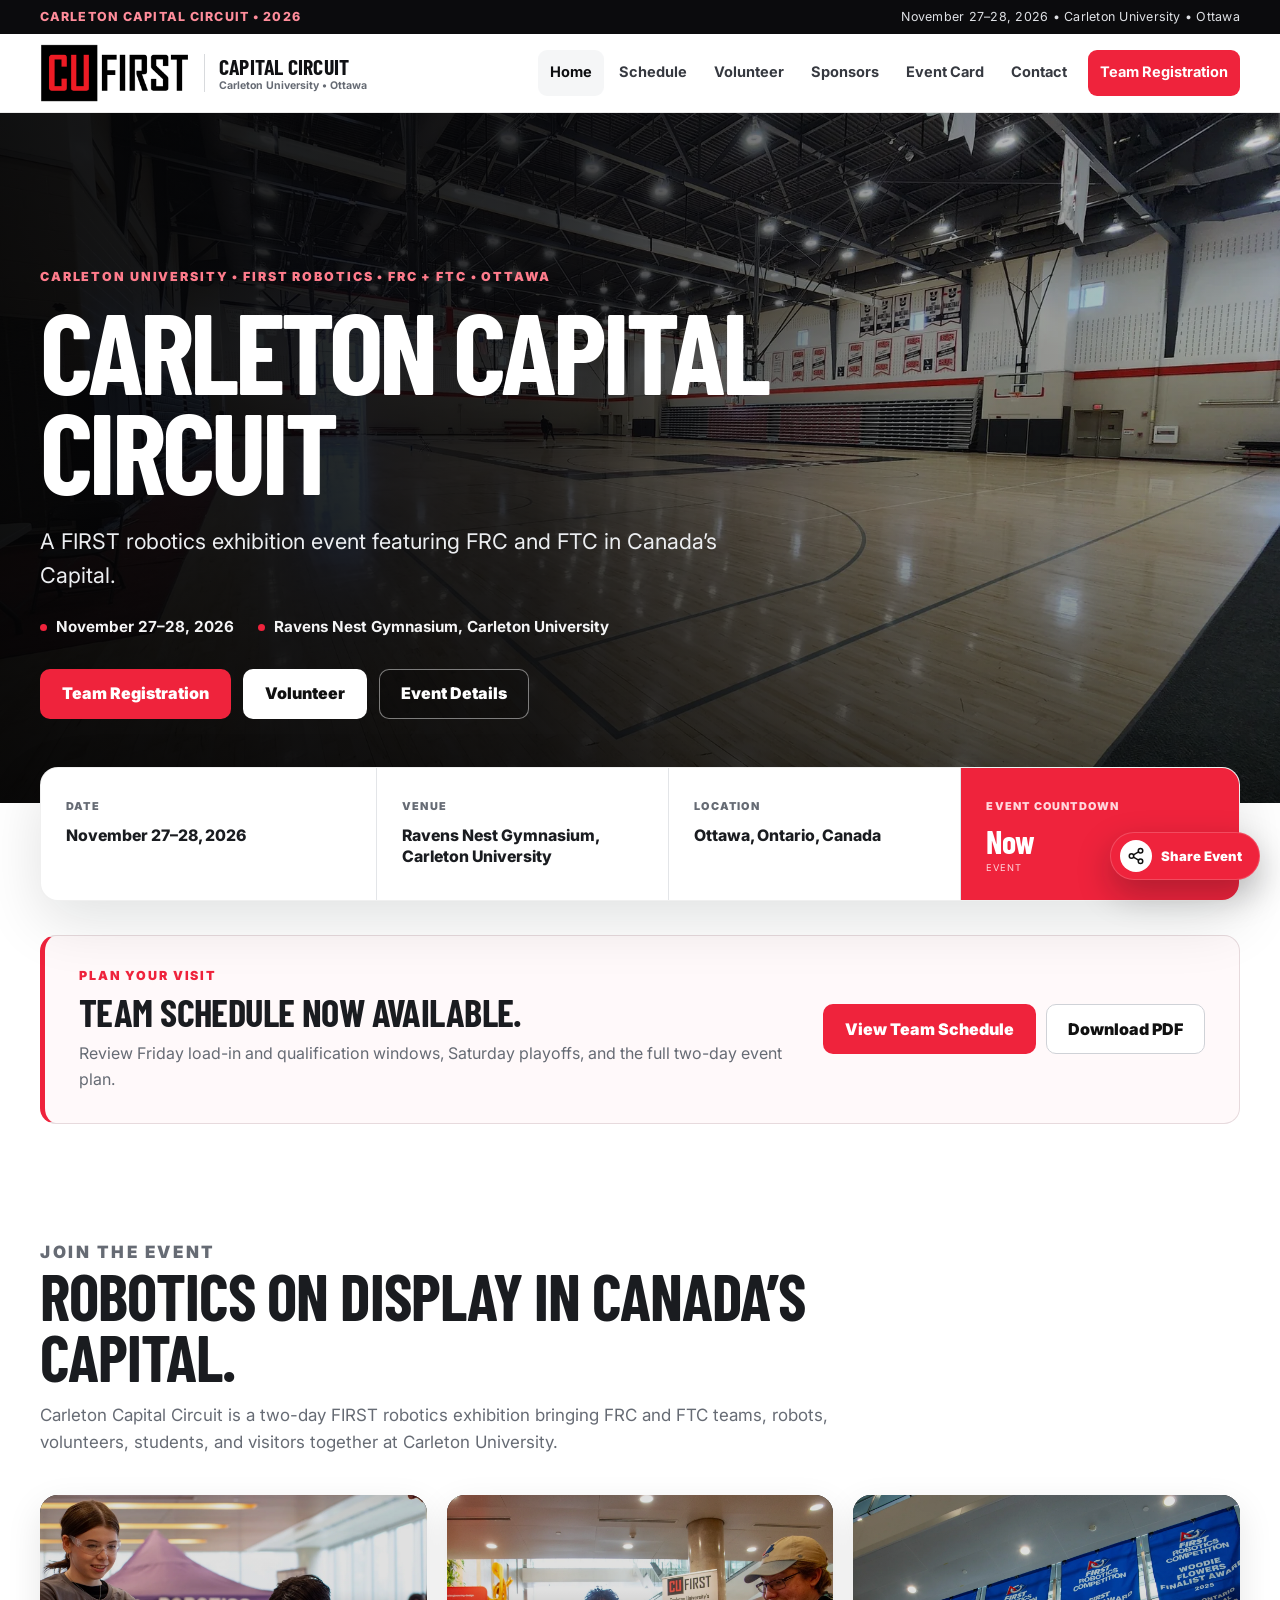
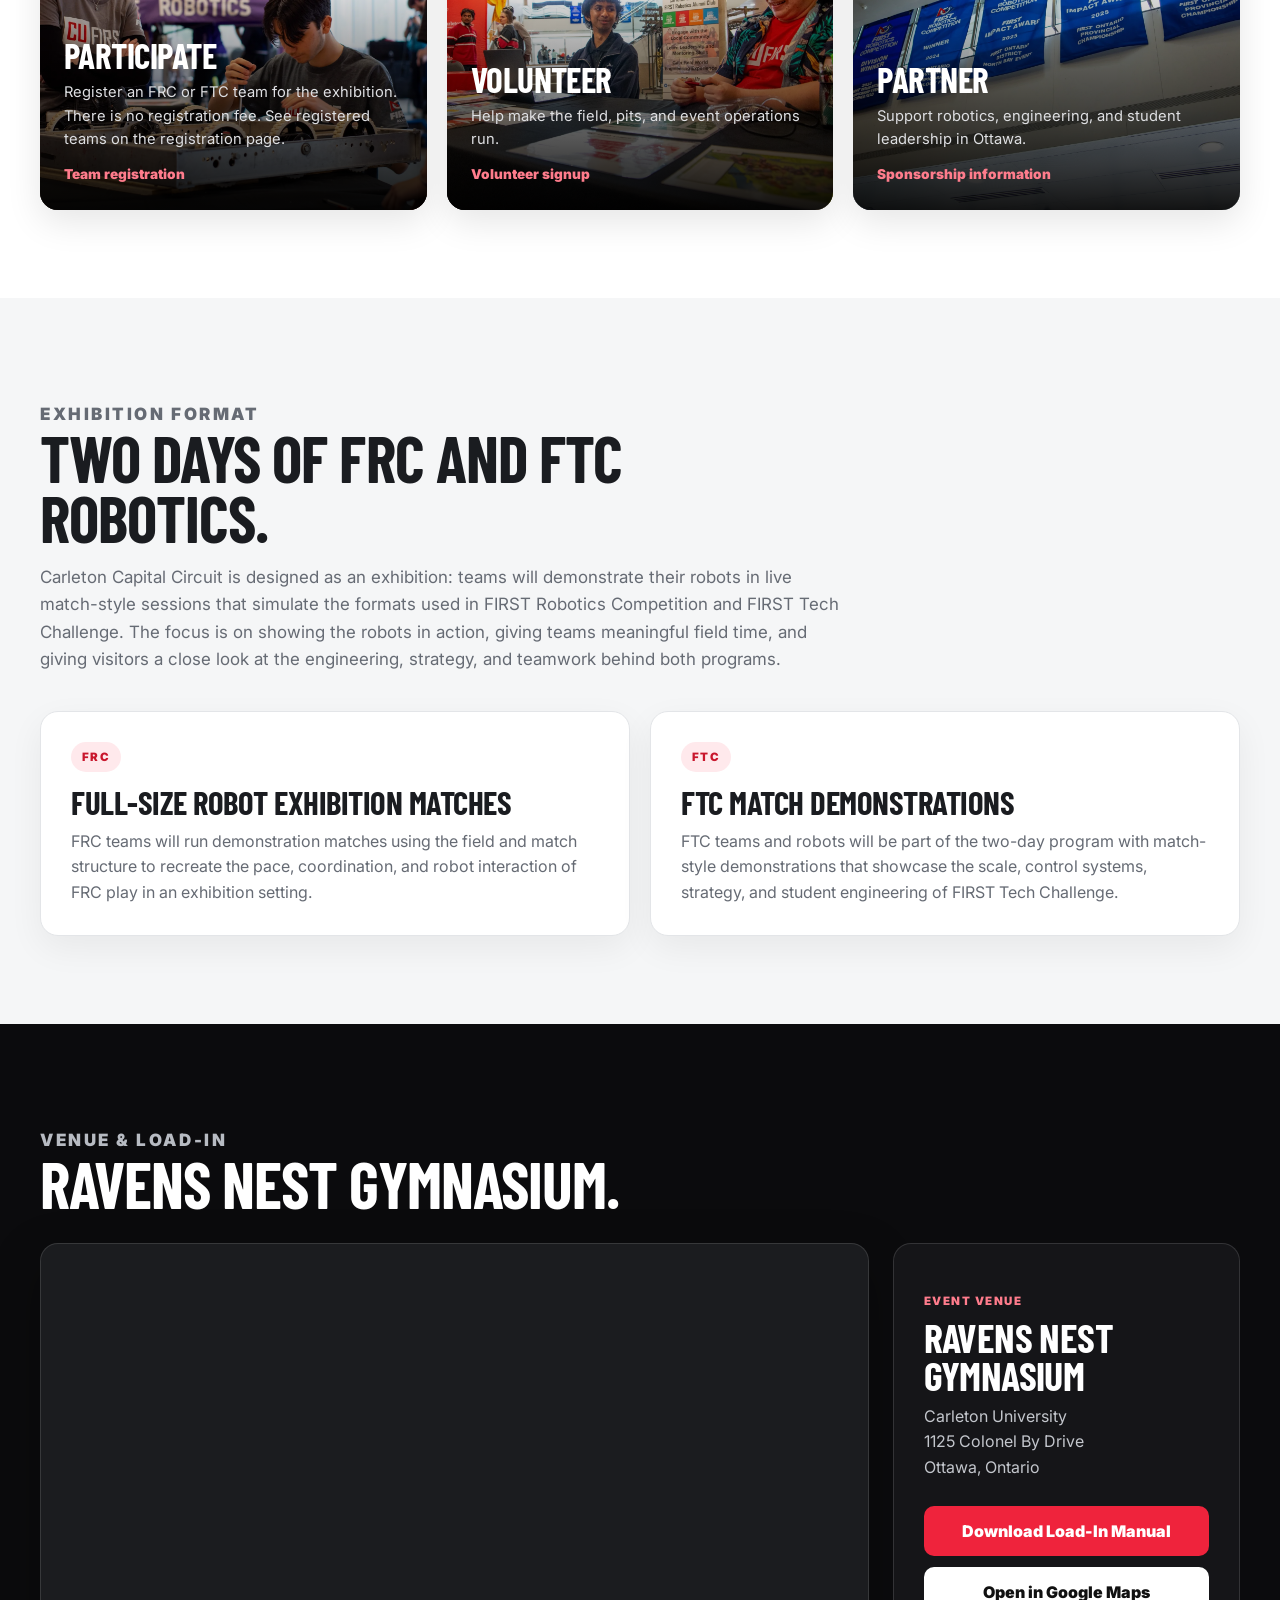
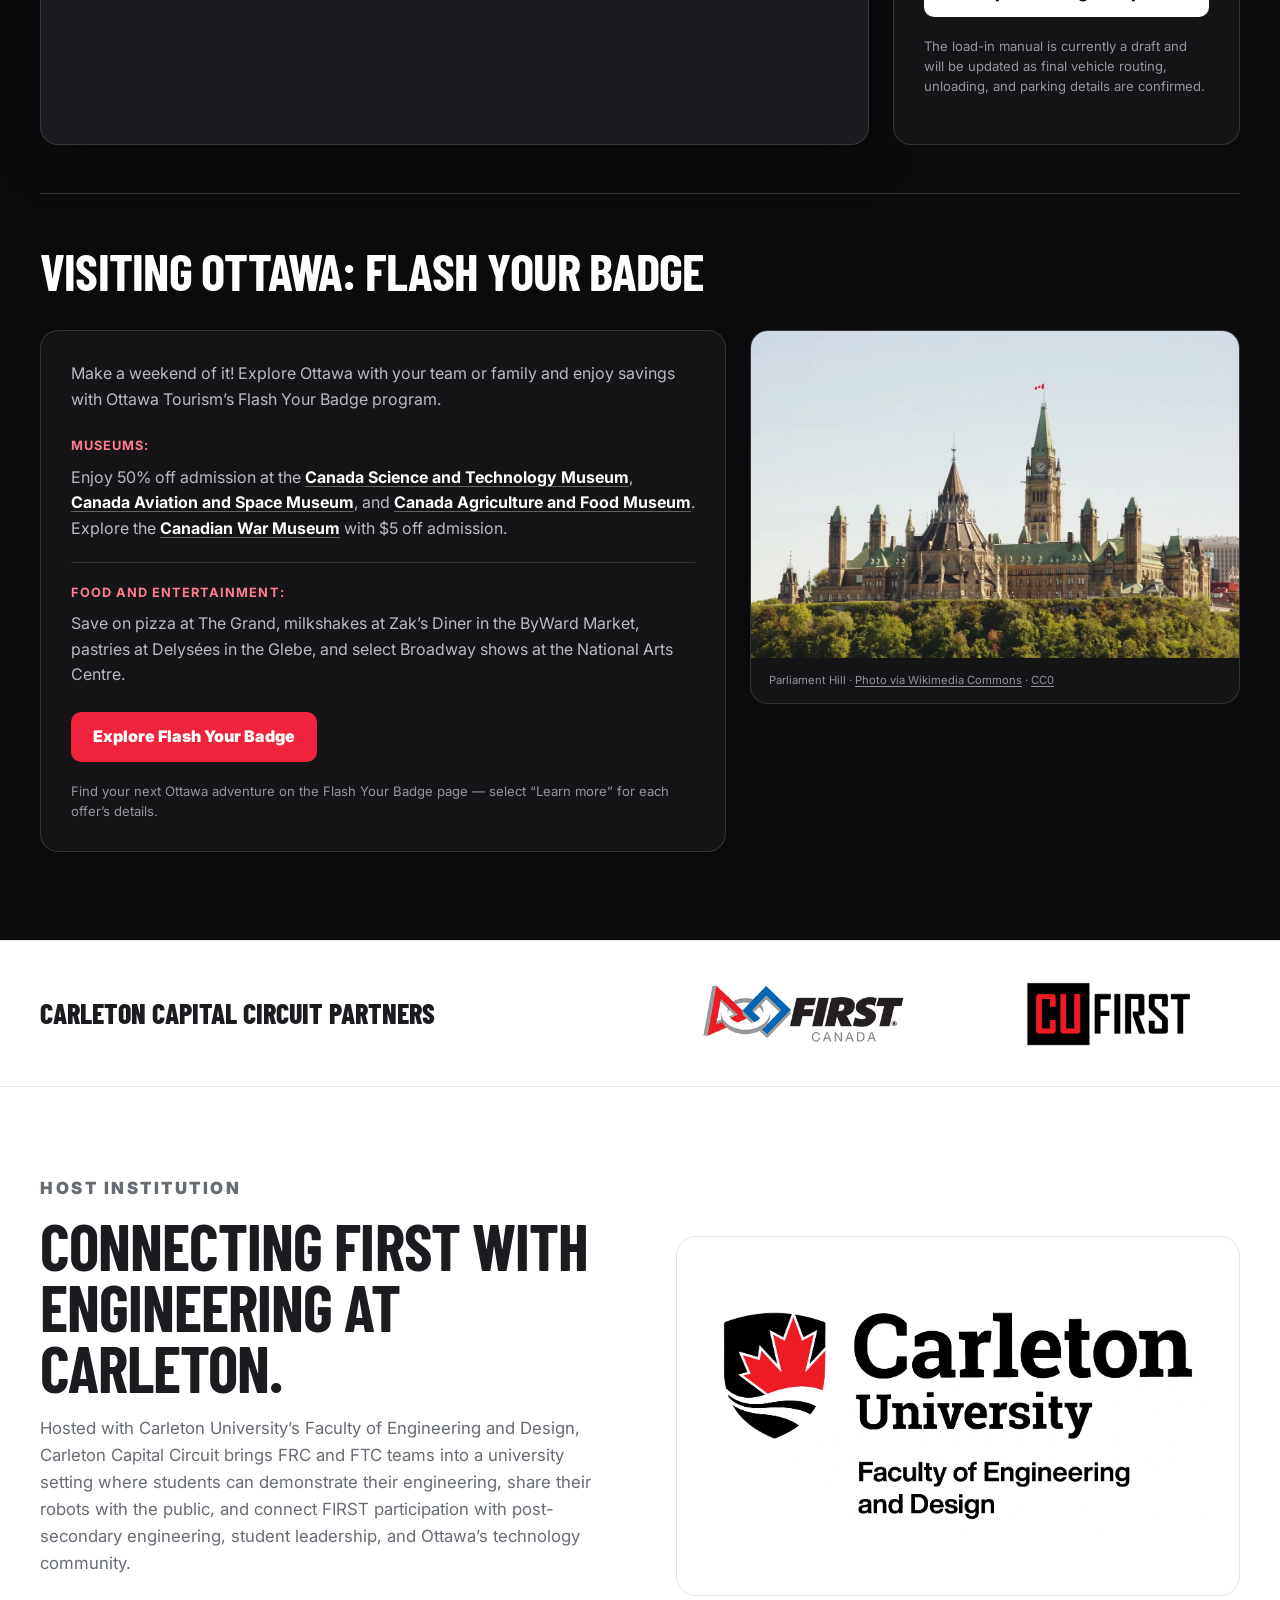
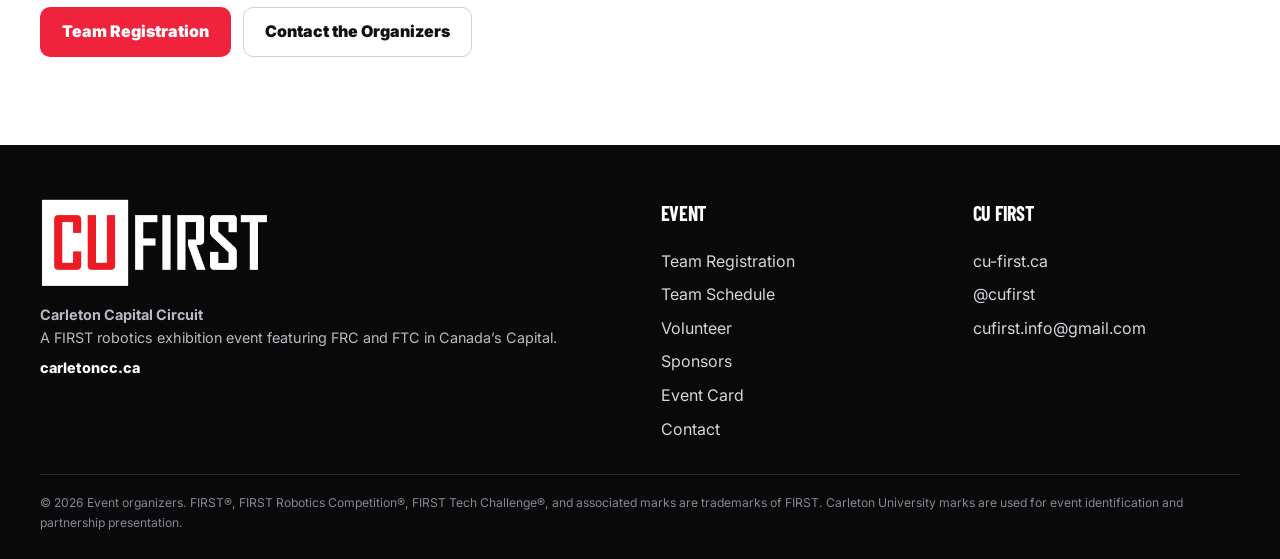
<file: index.html>
<!doctype html>
<html lang="en">
<head>
  <meta charset="utf-8">
  <meta name="viewport" content="width=device-width, initial-scale=1">
  <title>Carleton Capital Circuit | FIRST Robotics Exhibition | Ottawa</title>
  <meta name="description" content="Carleton Capital Circuit is a FIRST robotics exhibition event featuring FRC and FTC at Carleton University in Ottawa, November 27–28, 2026.">
  <link rel="canonical" href="https://carletoncc.ca/">
  <meta property="og:title" content="Carleton Capital Circuit">
  <meta property="og:description" content="A FIRST robotics exhibition event featuring FRC and FTC in Canada’s Capital, November 27–28, 2026 at Carleton University.">
  <meta property="og:type" content="website">
  <meta property="og:url" content="https://carletoncc.ca/">
  <meta name="theme-color" content="#0b0b0d">
  <link rel="icon" href="assets/images/favicon.svg" type="image/svg+xml">
  <link rel="stylesheet" href="assets/css/styles.css?v=4.9">
</head>
<body>

<div class="utility-bar">
  <div class="container utility-inner">
    <span class="status-pill" data-event-status>Carleton Capital Circuit • 2026</span>
    <span>November 27–28, 2026 • Carleton University • Ottawa</span>
  </div>
</div>
<header class="site-header">
  <div class="container header-inner">
    <a class="brand event-brand" href="index.html" aria-label="Carleton Capital Circuit home">
      <img src="assets/images/cufirst-black-red.png" alt="CU FIRST">
      <span class="brand-divider" aria-hidden="true"></span>
      <span class="brand-event"><strong>Capital Circuit</strong><small>Carleton University • Ottawa</small></span>
    </a>
    <button class="nav-toggle" type="button" aria-expanded="false" aria-label="Open menu">Menu</button>
    <nav class="site-nav" aria-label="Primary navigation">
      <a href="index.html" data-nav="home">Home</a>
      <a href="schedule.html" data-nav="schedule">Schedule</a>
      <a href="volunteer.html" data-nav="volunteer">Volunteer</a>
      <a href="sponsors.html" data-nav="sponsors">Sponsors</a>
      <a href="card.html" data-nav="card">Event Card</a>
      <a href="contact.html" data-nav="contact">Contact</a>
      <a class="nav-cta" href="registration.html">Team Registration</a>
    </nav>
  </div>
</header>


<main>
  <section class="hero">
    <img class="hero-bg" src="assets/images/venue.webp" alt="Ravens Nest Gymnasium at Carleton University">
    <div class="hero-overlay"></div>
    <div class="container hero-inner">
      <div class="hero-copy">
        <p class="kicker">Carleton University • FIRST Robotics • FRC + FTC • Ottawa</p>
        <h1 data-event-name>Carleton Capital Circuit</h1>
        <p class="hero-tagline" data-tagline>A FIRST robotics exhibition event featuring FRC and FTC in Canada’s Capital.</p>
        <div class="hero-meta">
          <span data-date>November 27–28, 2026</span>
          <span data-venue>Ravens Nest Gymnasium, Carleton University</span>
        </div>
        <div class="btn-row">
          <a class="btn btn-primary" href="registration.html">Team Registration</a>
          <a class="btn btn-light" href="volunteer.html" data-volunteer-cta>Volunteer</a>
          <a class="btn btn-ghost" href="#details">Event Details</a>
        </div>
      </div>
    </div>
  </section>

  <div class="quickbar">
    <div class="container quickbar-grid">
      <div class="quick-item"><span class="quick-label">Date</span><span class="quick-value" data-date>November 27–28, 2026</span></div>
      <div class="quick-item"><span class="quick-label">Venue</span><span class="quick-value" data-venue>Ravens Nest Gymnasium, Carleton University</span></div>
      <div class="quick-item"><span class="quick-label">Location</span><span class="quick-value" data-location>Ottawa, Ontario, Canada</span></div>
      <div class="quick-item"><span class="quick-label">Event countdown</span><div class="countdown" data-countdown></div></div>
    </div>
  </div>

  <section class="schedule-home-strip" aria-label="Team schedule availability">
    <div class="container schedule-home-inner">
      <div class="schedule-home-copy">
        <p class="kicker">Plan your visit</p>
        <h2>Team schedule now available.</h2>
        <p>Review Friday load-in and qualification windows, Saturday playoffs, and the full two-day event plan.</p>
      </div>
      <div class="schedule-home-actions">
        <a class="btn btn-primary" href="schedule.html">View Team Schedule</a>
        <a class="btn btn-outline" href="assets/docs/Carleton-Capital-Circuit-Team-Schedule-2026.pdf" download="Carleton-Capital-Circuit-Team-Schedule-2026.pdf">Download PDF</a>
      </div>
    </div>
  </section>

  <section class="section" id="details">
    <div class="container">
      <div class="section-head">
        <p class="kicker">Join the event</p>
        <h2>Robotics on display in Canada’s Capital.</h2>
        <p>Carleton Capital Circuit is a two-day FIRST robotics exhibition bringing FRC and FTC teams, robots, volunteers, students, and visitors together at Carleton University.</p>
      </div>
      <div class="action-grid">
        <a class="action-card" href="registration.html">
          <img src="assets/images/robot-build.webp" alt="CU FIRST students working on a robot">
          <div class="action-content"><h3>Participate</h3><p>Register an FRC or FTC team for the exhibition. There is no registration fee. See registered teams on the registration page.</p><span>Team registration</span></div>
        </a>
        <a class="action-card" href="volunteer.html">
          <img src="assets/images/community.webp" alt="CU FIRST members at a Carleton outreach event">
          <div class="action-content"><h3>Volunteer</h3><p>Help make the field, pits, and event operations run.</p><span>Volunteer signup</span></div>
        </a>
        <a class="action-card" href="sponsors.html">
          <img src="assets/images/banners.webp" alt="FIRST robotics award banners">
          <div class="action-content"><h3>Partner</h3><p>Support robotics, engineering, and student leadership in Ottawa.</p><span>Sponsorship information</span></div>
        </a>
      </div>
    </div>
  </section>

  <section class="section section-soft" id="format">
    <div class="container">
      <div class="section-head">
        <p class="kicker">Exhibition format</p>
        <h2>Two days of FRC and FTC robotics.</h2>
        <p>Carleton Capital Circuit is designed as an exhibition: teams will demonstrate their robots in live match-style sessions that simulate the formats used in FIRST Robotics Competition and FIRST Tech Challenge. The focus is on showing the robots in action, giving teams meaningful field time, and giving visitors a close look at the engineering, strategy, and teamwork behind both programs.</p>
      </div>
      <div class="program-grid">
        <article class="program-card">
          <span class="program-label">FRC</span>
          <h3>Full-size robot exhibition matches</h3>
          <p>FRC teams will run demonstration matches using the field and match structure to recreate the pace, coordination, and robot interaction of FRC play in an exhibition setting.</p>
        </article>
        <article class="program-card">
          <span class="program-label">FTC</span>
          <h3>FTC match demonstrations</h3>
          <p>FTC teams and robots will be part of the two-day program with match-style demonstrations that showcase the scale, control systems, strategy, and student engineering of FIRST Tech Challenge.</p>
        </article>
      </div>
    </div>
  </section>

  <section class="section section-black" id="venue">
    <div class="container">
      <div class="section-head venue-head">
        <p class="kicker">Venue &amp; load-in</p>
        <h2>Ravens Nest Gymnasium.</h2>
      </div>
      <div class="venue-map-grid">
        <div class="map-frame">
          <iframe
            title="Google Maps location of Ravens Nest Gymnasium at Carleton University"
            src="https://www.google.com/maps?q=Ravens+Nest+Gymnasium,+Carleton+University,+Ottawa,+Ontario&amp;output=embed"
            loading="lazy"
            referrerpolicy="no-referrer-when-downgrade"
            allowfullscreen>
          </iframe>
        </div>
        <aside class="venue-card">
          <span class="venue-label">Event venue</span>
          <h3>Ravens Nest Gymnasium</h3>
          <p>Carleton University<br>1125 Colonel By Drive<br>Ottawa, Ontario</p>
          <div class="venue-actions">
            <a class="btn btn-primary" href="assets/docs/Carleton-Capital-Circuit-Load-In-Manual.pdf" download>Download Load-In Manual</a>
            <a class="btn btn-map" href="https://www.google.com/maps/search/?api=1&amp;query=Ravens+Nest+Gymnasium%2C+Carleton+University%2C+Ottawa%2C+Ontario" target="_blank" rel="noopener">Open in Google Maps</a>
          </div>
          <p class="venue-note">The load-in manual is currently a draft and will be updated as final vehicle routing, unloading, and parking details are confirmed.</p>
        </aside>
      </div>
      <div class="visiting-ottawa" id="visiting-ottawa">
        <h2>Visiting Ottawa: Flash Your Badge</h2>
        <div class="ottawa-grid">
        <div class="ottawa-copy">
        <p>Make a weekend of it! Explore Ottawa with your team or family and enjoy savings with Ottawa Tourism’s Flash Your Badge program.</p>
        <ul>
          <li><strong>Museums:</strong> Enjoy 50% off admission at the <a class="museum-link" href="https://ingenium.ca/scitech/en/" target="_blank" rel="noopener"><strong>Canada Science and Technology Museum</strong></a>, <a class="museum-link" href="https://ingenium.ca/aviation/en/" target="_blank" rel="noopener"><strong>Canada Aviation and Space Museum</strong></a>, and <a class="museum-link" href="https://ingenium.ca/agriculture/en/" target="_blank" rel="noopener"><strong>Canada Agriculture and Food Museum</strong></a>. Explore the <a class="museum-link" href="https://www.warmuseum.ca/" target="_blank" rel="noopener"><strong>Canadian War Museum</strong></a> with $5 off admission.</li>
          <li><strong>Food and entertainment:</strong> Save on pizza at The Grand, milkshakes at Zak’s Diner in the ByWard Market, pastries at Delysées in the Glebe, and select Broadway shows at the National Arts Centre.</li>
        </ul>
        <a class="btn btn-primary" href="https://ottawatourism.ca/en/fyb#" target="_blank" rel="noopener">Explore Flash Your Badge</a>
        <p class="venue-note">Find your next Ottawa adventure on the Flash Your Badge page — select “Learn more” for each offer’s details.</p>
        </div>
        <figure class="ottawa-photo">
          <img src="assets/images/ottawa-parliament-selected.webp" alt="Parliament buildings and Peace Tower on Parliament Hill in Ottawa" width="1200" height="803" loading="lazy">
          <figcaption>Parliament Hill · <a href="https://commons.wikimedia.org/wiki/File:Canada_ottawa_parliament_monument_landscape-1051590.jpg" target="_blank" rel="noopener">Photo via Wikimedia Commons</a> · <a href="https://creativecommons.org/publicdomain/zero/1.0/" target="_blank" rel="noopener">CC0</a></figcaption>
        </figure>
        </div>
      </div>
    </div>
  </section>

  <section class="partner-strip" aria-label="Presenting organizations">
    <div class="container partner-inner">
      <div class="partner-title">Carleton Capital Circuit partners</div>
      <div class="partner-logo first"><img src="assets/images/first-canada.png" alt="FIRST Canada"></div>
      <div class="partner-logo cufirst"><img src="assets/images/cufirst-black-red.png" alt="CU FIRST"></div>
    </div>
  </section>

  <section class="section">
    <div class="container two-col host-section">
      <div class="copy">
        <p class="kicker">Host institution</p>
        <h2>Connecting FIRST with engineering at Carleton.</h2>
        <p>Hosted with Carleton University’s Faculty of Engineering and Design, Carleton Capital Circuit brings FRC and FTC teams into a university setting where students can demonstrate their engineering, share their robots with the public, and connect FIRST participation with post-secondary engineering, student leadership, and Ottawa’s technology community.</p>
        <div class="btn-row"><a class="btn btn-primary" href="registration.html">Team Registration</a><a class="btn btn-outline" href="contact.html">Contact the Organizers</a></div>
      </div>
      <div class="fed-logo-panel"><img src="assets/images/carleton-fed-stack.webp" alt="Carleton University Faculty of Engineering and Design"></div>
    </div>
  </section>
</main>


<footer class="footer">
  <div class="container">
    <div class="footer-grid">
      <div class="footer-brand">
        <img src="assets/images/cufirst-white-red.png" alt="CU FIRST">
        <p><strong data-event-name>Carleton Capital Circuit</strong><br>A FIRST robotics exhibition event featuring FRC and FTC in Canada’s Capital.<br><a href="https://carletoncc.ca" data-event-domain><span data-event-domain-text>carletoncc.ca</span></a></p>
      </div>
      <div class="footer-links">
        <h3>Event</h3>
        <a href="registration.html">Team Registration</a>
        <a href="schedule.html">Team Schedule</a>
        <a href="volunteer.html">Volunteer</a>
        <a href="sponsors.html">Sponsors</a>
        <a href="card.html">Event Card</a>
        <a href="contact.html">Contact</a>
      </div>
      <div class="footer-links">
        <h3>CU FIRST</h3>
        <a href="#" data-cufirst-site target="_blank" rel="noopener">cu-first.ca</a>
        <a href="#" data-instagram target="_blank" rel="noopener">@cufirst</a>
        <a href="#" data-email-link><span data-email-text>cufirst.info@gmail.com</span></a>
      </div>
    </div>
    <div class="footer-bottom">© <span data-year></span> Event organizers. FIRST®, FIRST Robotics Competition®, FIRST Tech Challenge®, and associated marks are trademarks of FIRST. Carleton University marks are used for event identification and partnership presentation.</div>
  </div>
</footer>
<script src="config.js?v=4.4"></script>
<script src="assets/js/site.js?v=4.6"></script>

<script>document.querySelector('[data-nav="home"]')?.classList.add('active');</script>
<a class="event-card-fab" href="card.html" aria-label="Open digital event card"><span aria-hidden="true"><svg width="18" height="18" viewBox="0 0 24 24" fill="none" stroke="currentColor" stroke-width="2" stroke-linecap="round" stroke-linejoin="round"><circle cx="18" cy="5" r="3"/><circle cx="6" cy="12" r="3"/><circle cx="18" cy="19" r="3"/><path d="m8.6 10.5 6.8-4M8.6 13.5l6.8 4"/></svg></span> Share Event</a>
</body>
</html>
</file>
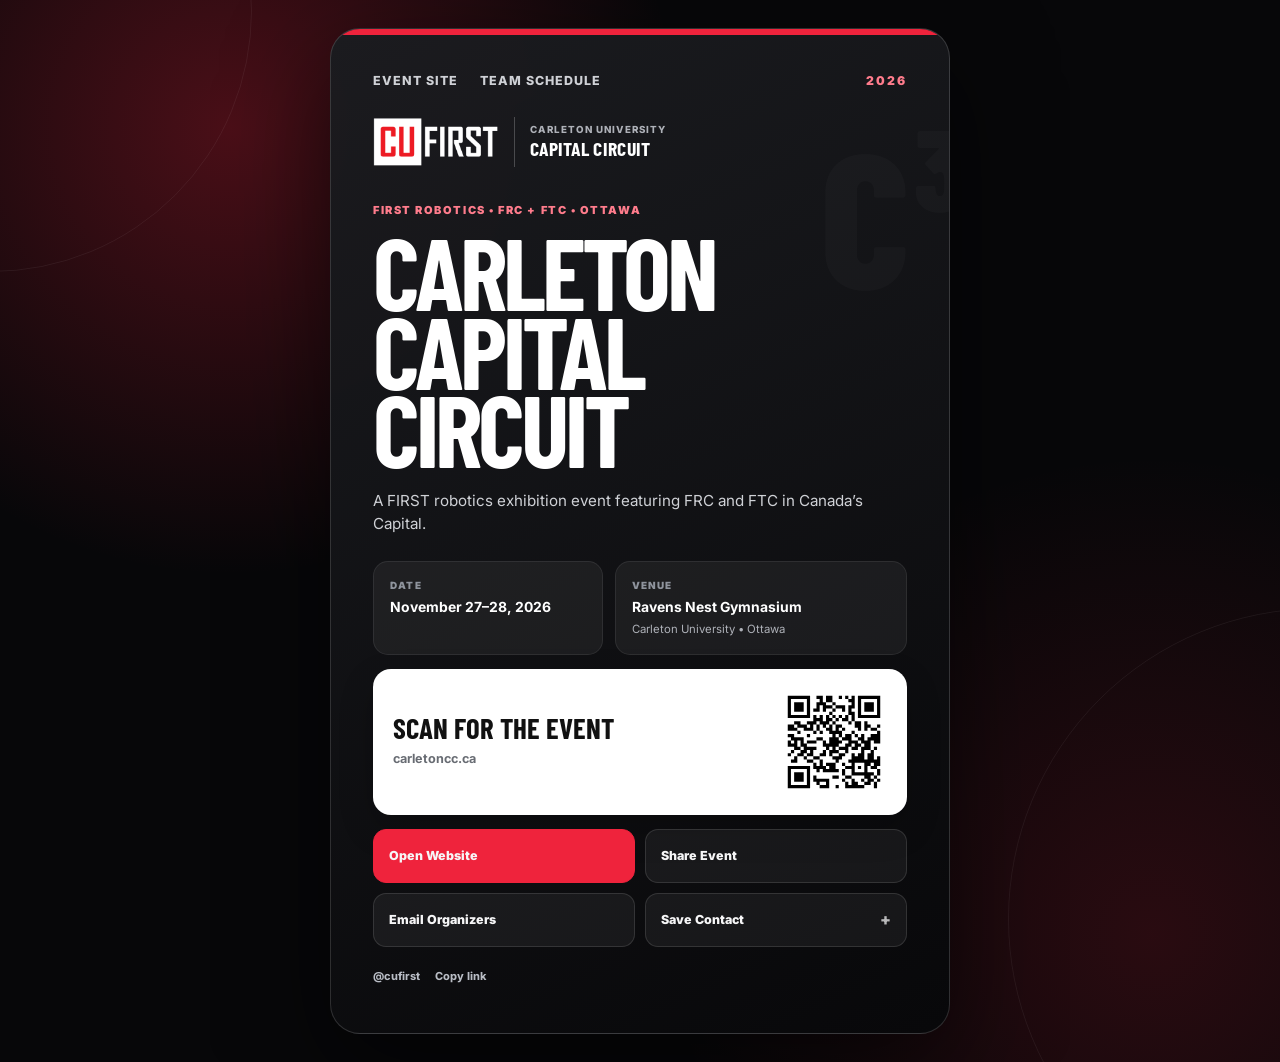
<file: card.html>
<!doctype html>
<html lang="en">
<head>
  <meta charset="utf-8">
  <meta name="viewport" content="width=device-width, initial-scale=1, viewport-fit=cover">
  <title>Event Card | Carleton Capital Circuit</title>
  <meta name="description" content="Share Carleton Capital Circuit: quick event details, contact links, and a QR code to carletoncc.ca.">
  <link rel="canonical" href="https://carletoncc.ca/card.html">
  <meta property="og:title" content="Carleton Capital Circuit | Event Card">
  <meta property="og:description" content="November 27–28, 2026 • Carleton University • Ottawa • FRC + FTC">
  <meta property="og:type" content="website">
  <meta property="og:url" content="https://carletoncc.ca/card.html">
  <meta name="theme-color" content="#0b0b0d">
  <link rel="icon" href="assets/images/favicon.svg" type="image/svg+xml">
  <link rel="stylesheet" href="assets/css/styles.css?v=4.9">
</head>
<body class="event-card-page">
  <main class="event-card-shell">
    <section class="digital-card" aria-label="Carleton Capital Circuit digital event card">
      <div class="digital-card-topline">
        <div class="card-top-links">
          <a class="card-home-link" href="index.html" aria-label="Back to Carleton Capital Circuit home">Event site</a>
          <a class="card-home-link" href="schedule.html">Team Schedule</a>
        </div>
        <span class="card-year">2026</span>
      </div>

      <div class="card-brand-lockup">
        <img src="assets/images/cufirst-white-red.png" alt="CU FIRST">
        <div class="card-brand-rule"></div>
        <div>
          <span>Carleton University</span>
          <strong>Capital Circuit</strong>
        </div>
      </div>

      <div class="card-hero-copy">
        <p class="card-kicker">FIRST Robotics • FRC + FTC • Ottawa</p>
        <h1>Carleton<br>Capital Circuit</h1>
        <p>A FIRST robotics exhibition event featuring FRC and FTC in Canada’s Capital.</p>
      </div>

      <div class="card-info-grid">
        <div><span>Date</span><strong data-date>November 27–28, 2026</strong></div>
        <div><span>Venue</span><strong>Ravens Nest Gymnasium</strong><small>Carleton University • Ottawa</small></div>
      </div>

      <button class="card-qr-panel" type="button" data-qr-open aria-label="Open QR code full screen">
        <span class="card-qr-copy"><strong>Scan for the event</strong><small>carletoncc.ca</small></span>
        <span class="card-qr-wrap"><img src="assets/images/event-qr.svg" alt="QR code linking to https://carletoncc.ca/"></span>
      </button>

      <div class="card-action-grid">
        <a class="card-action card-action-primary" href="https://carletoncc.ca/">Open Website</a>
        <button class="card-action" type="button" data-share-event>Share Event</button>
        <a class="card-action" href="mailto:cufirst.info@gmail.com">Email Organizers</a>
        <a class="card-action" href="assets/docs/Carleton-Capital-Circuit.vcf" download>Save Contact <span>+</span></a>
      </div>

      <div class="card-social-row">
        <a href="https://www.instagram.com/cufirst/" target="_blank" rel="noopener">@cufirst</a>
        <button type="button" data-copy-link>Copy link</button>
        <span data-share-status aria-live="polite"></span>
      </div>
    </section>
  </main>

  <div class="qr-modal" data-qr-modal hidden>
    <button class="qr-modal-close" type="button" data-qr-close aria-label="Close full-screen QR code">×</button>
    <div class="qr-modal-card">
      <p>Scan to open</p>
      <img src="assets/images/event-qr.svg" alt="QR code linking to Carleton Capital Circuit">
      <strong>carletoncc.ca</strong>
      <span>November 27–28, 2026 • Carleton University</span>
    </div>
  </div>

  <script src="config.js?v=4.4"></script>
  <script src="assets/js/site.js?v=4.6"></script>
</body>
</html>
</file>
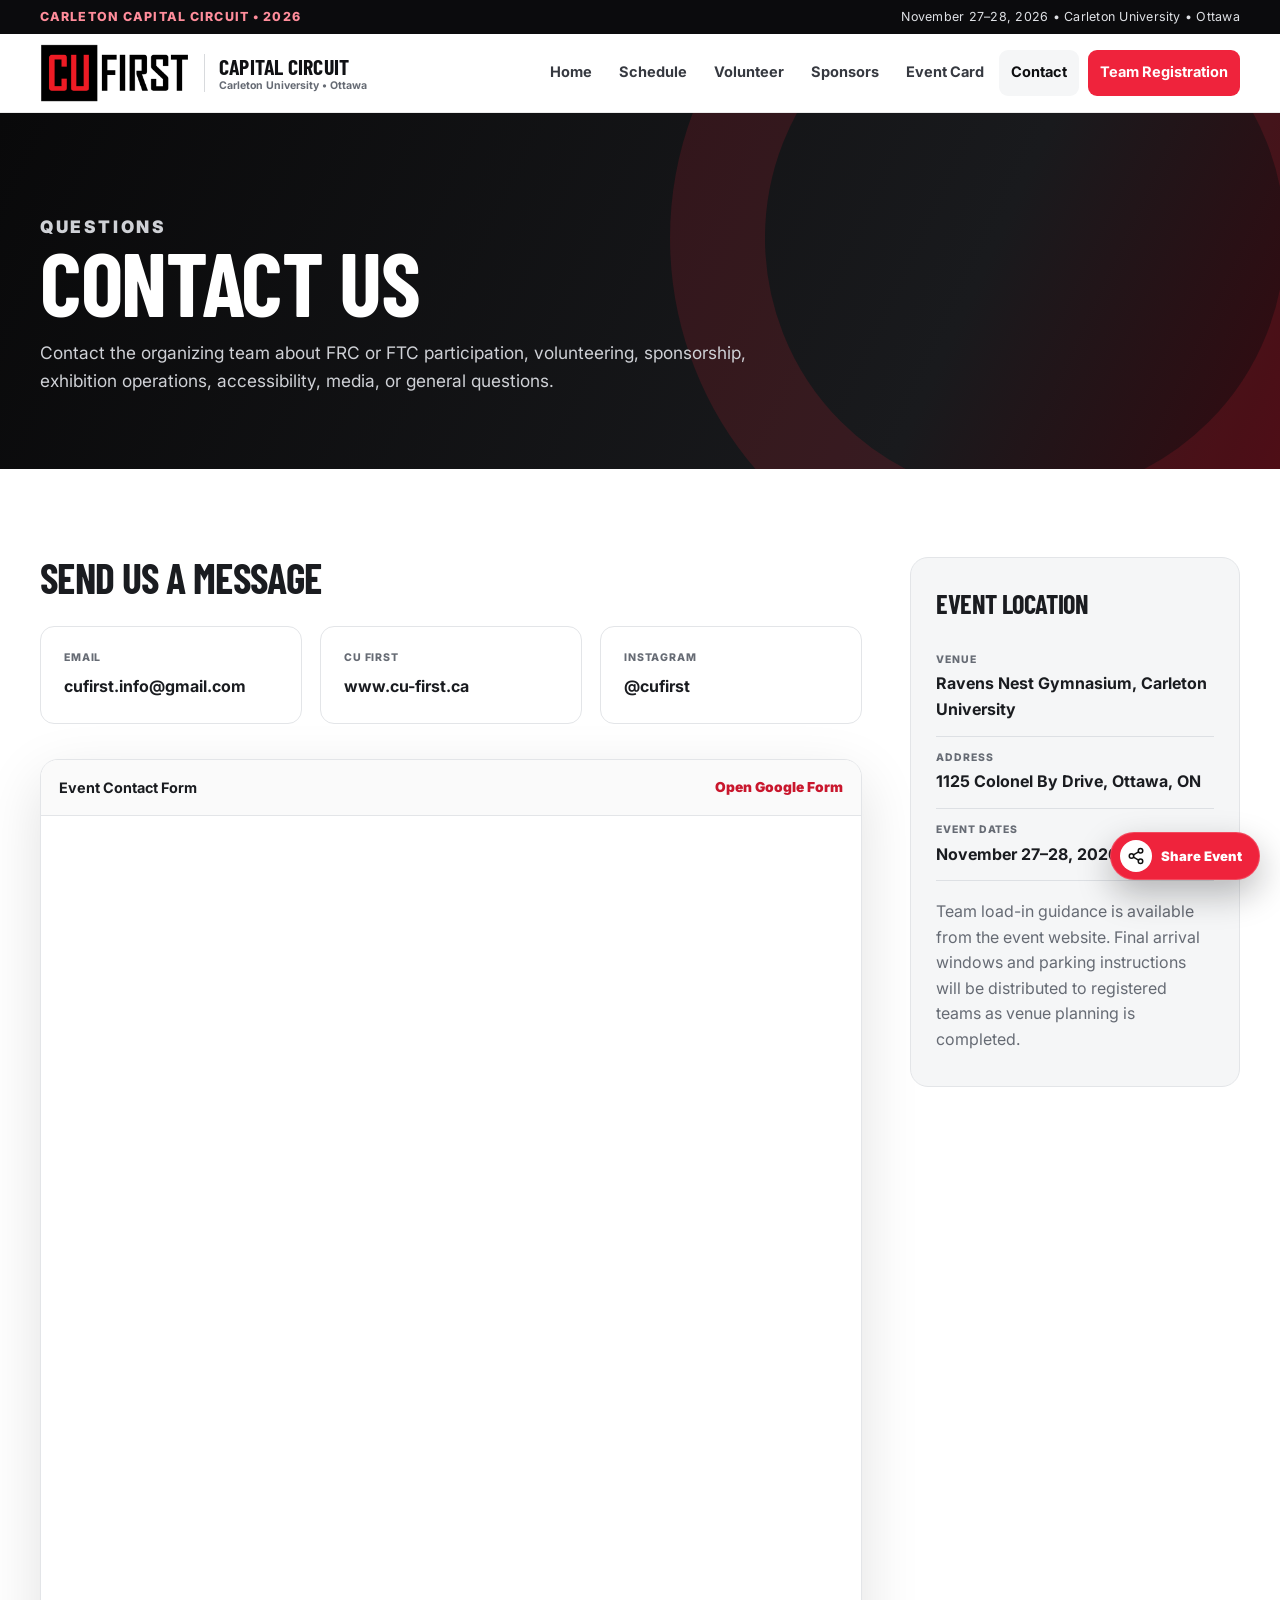
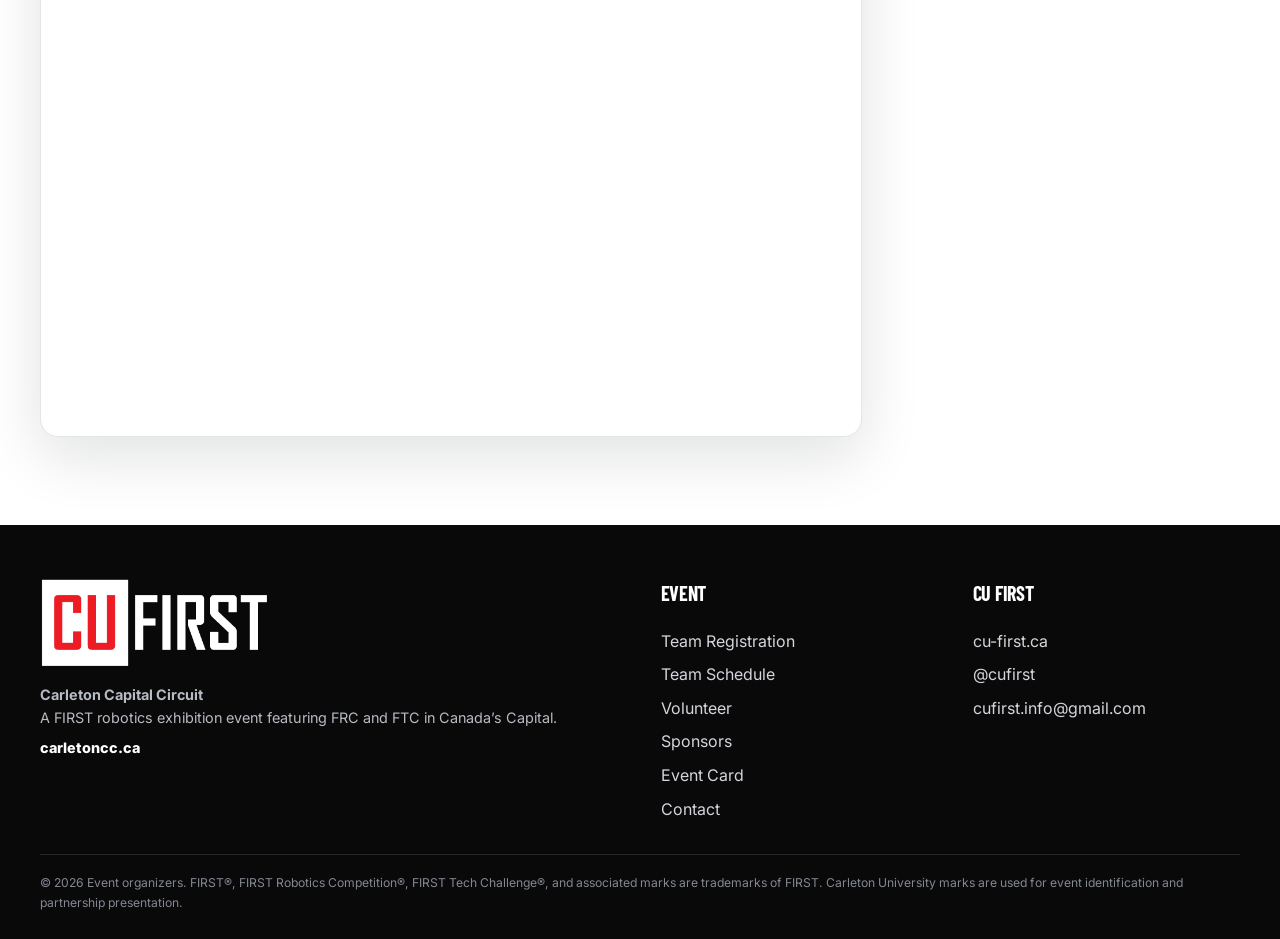
<file: contact.html>
<!doctype html>
<html lang="en">
<head>
  <meta charset="utf-8">
  <meta name="viewport" content="width=device-width, initial-scale=1">
  <title>Contact | Carleton Capital Circuit</title>
  <meta name="description" content="Contact the organizers of Carleton Capital Circuit in Ottawa.">
  <meta name="theme-color" content="#0b0b0d">
  <link rel="canonical" href="https://carletoncc.ca/contact.html">
  <link rel="icon" href="assets/images/favicon.svg" type="image/svg+xml">
  <link rel="stylesheet" href="assets/css/styles.css?v=4.9">
</head>
<body>

<div class="utility-bar">
  <div class="container utility-inner">
    <span class="status-pill" data-event-status>Carleton Capital Circuit • 2026</span>
    <span>November 27–28, 2026 • Carleton University • Ottawa</span>
  </div>
</div>
<header class="site-header">
  <div class="container header-inner">
    <a class="brand event-brand" href="index.html" aria-label="Carleton Capital Circuit home">
      <img src="assets/images/cufirst-black-red.png" alt="CU FIRST">
      <span class="brand-divider" aria-hidden="true"></span>
      <span class="brand-event"><strong>Capital Circuit</strong><small>Carleton University • Ottawa</small></span>
    </a>
    <button class="nav-toggle" type="button" aria-expanded="false" aria-label="Open menu">Menu</button>
    <nav class="site-nav" aria-label="Primary navigation">
      <a href="index.html" data-nav="home">Home</a>
      <a href="schedule.html" data-nav="schedule">Schedule</a>
      <a href="volunteer.html" data-nav="volunteer">Volunteer</a>
      <a href="sponsors.html" data-nav="sponsors">Sponsors</a>
      <a href="card.html" data-nav="card">Event Card</a>
      <a href="contact.html" data-nav="contact">Contact</a>
      <a class="nav-cta" href="registration.html">Team Registration</a>
    </nav>
  </div>
</header>


<main>
  <section class="page-hero"><div class="container"><p class="kicker">Questions</p><h1>Contact Us</h1><p>Contact the organizing team about FRC or FTC participation, volunteering, sponsorship, exhibition operations, accessibility, media, or general questions.</p></div></section>
  <section class="section"><div class="container content-grid">
    <div class="prose">
      <h2>Send us a message</h2>
      <div class="contact-options">
        <a class="contact-option" href="#" data-email-link><small>Email</small><strong data-email-text>cufirst.info@gmail.com</strong></a>
        <a class="contact-option" href="#" data-cufirst-site target="_blank" rel="noopener"><small>CU FIRST</small><strong>www.cu-first.ca</strong></a>
        <a class="contact-option" href="#" data-instagram target="_blank" rel="noopener"><small>Instagram</small><strong>@cufirst</strong></a>
      </div>
      <div class="form-wrap" data-form="contact">
        <div class="form-head"><strong>Event Contact Form</strong><a class="form-open" href="#" target="_blank" rel="noopener">Open Google Form</a></div>
        <iframe title="Event contact Google Form" loading="lazy" hidden></iframe>
        <div class="form-placeholder"><h3>Contact form temporarily unavailable</h3><p>Please contact CU FIRST directly by email.</p><a class="btn btn-primary" href="#" data-email-link>Email CU FIRST</a></div>
      </div>
    </div>
    <aside class="sidebar">
      <h3>Event location</h3>
      <div class="info-row"><small>Venue</small><strong data-venue>Ravens Nest Gymnasium, Carleton University</strong></div>
      <div class="info-row"><small>Address</small><strong data-address>1125 Colonel By Drive, Ottawa, ON</strong></div>
      <div class="info-row"><small>Event dates</small><strong data-date>November 27–28, 2026</strong></div>
      <p style="margin-top:18px">Team load-in guidance is available from the event website. Final arrival windows and parking instructions will be distributed to registered teams as venue planning is completed.</p>
    </aside>
  </div></section>
</main>


<footer class="footer">
  <div class="container">
    <div class="footer-grid">
      <div class="footer-brand">
        <img src="assets/images/cufirst-white-red.png" alt="CU FIRST">
        <p><strong data-event-name>Carleton Capital Circuit</strong><br>A FIRST robotics exhibition event featuring FRC and FTC in Canada’s Capital.<br><a href="https://carletoncc.ca" data-event-domain><span data-event-domain-text>carletoncc.ca</span></a></p>
      </div>
      <div class="footer-links">
        <h3>Event</h3>
        <a href="registration.html">Team Registration</a>
        <a href="schedule.html">Team Schedule</a>
        <a href="volunteer.html">Volunteer</a>
        <a href="sponsors.html">Sponsors</a>
        <a href="card.html">Event Card</a>
        <a href="contact.html">Contact</a>
      </div>
      <div class="footer-links">
        <h3>CU FIRST</h3>
        <a href="#" data-cufirst-site target="_blank" rel="noopener">cu-first.ca</a>
        <a href="#" data-instagram target="_blank" rel="noopener">@cufirst</a>
        <a href="#" data-email-link><span data-email-text>cufirst.info@gmail.com</span></a>
      </div>
    </div>
    <div class="footer-bottom">© <span data-year></span> Event organizers. FIRST®, FIRST Robotics Competition®, FIRST Tech Challenge®, and associated marks are trademarks of FIRST. Carleton University marks are used for event identification and partnership presentation.</div>
  </div>
</footer>
<script src="config.js?v=4.4"></script>
<script src="assets/js/site.js?v=4.6"></script>

<script>document.querySelector('[data-nav="contact"]')?.classList.add('active');</script>
<a class="event-card-fab" href="card.html" aria-label="Open digital event card"><span aria-hidden="true"><svg width="18" height="18" viewBox="0 0 24 24" fill="none" stroke="currentColor" stroke-width="2" stroke-linecap="round" stroke-linejoin="round"><circle cx="18" cy="5" r="3"/><circle cx="6" cy="12" r="3"/><circle cx="18" cy="19" r="3"/><path d="m8.6 10.5 6.8-4M8.6 13.5l6.8 4"/></svg></span> Share Event</a>
</body>
</html>
</file>
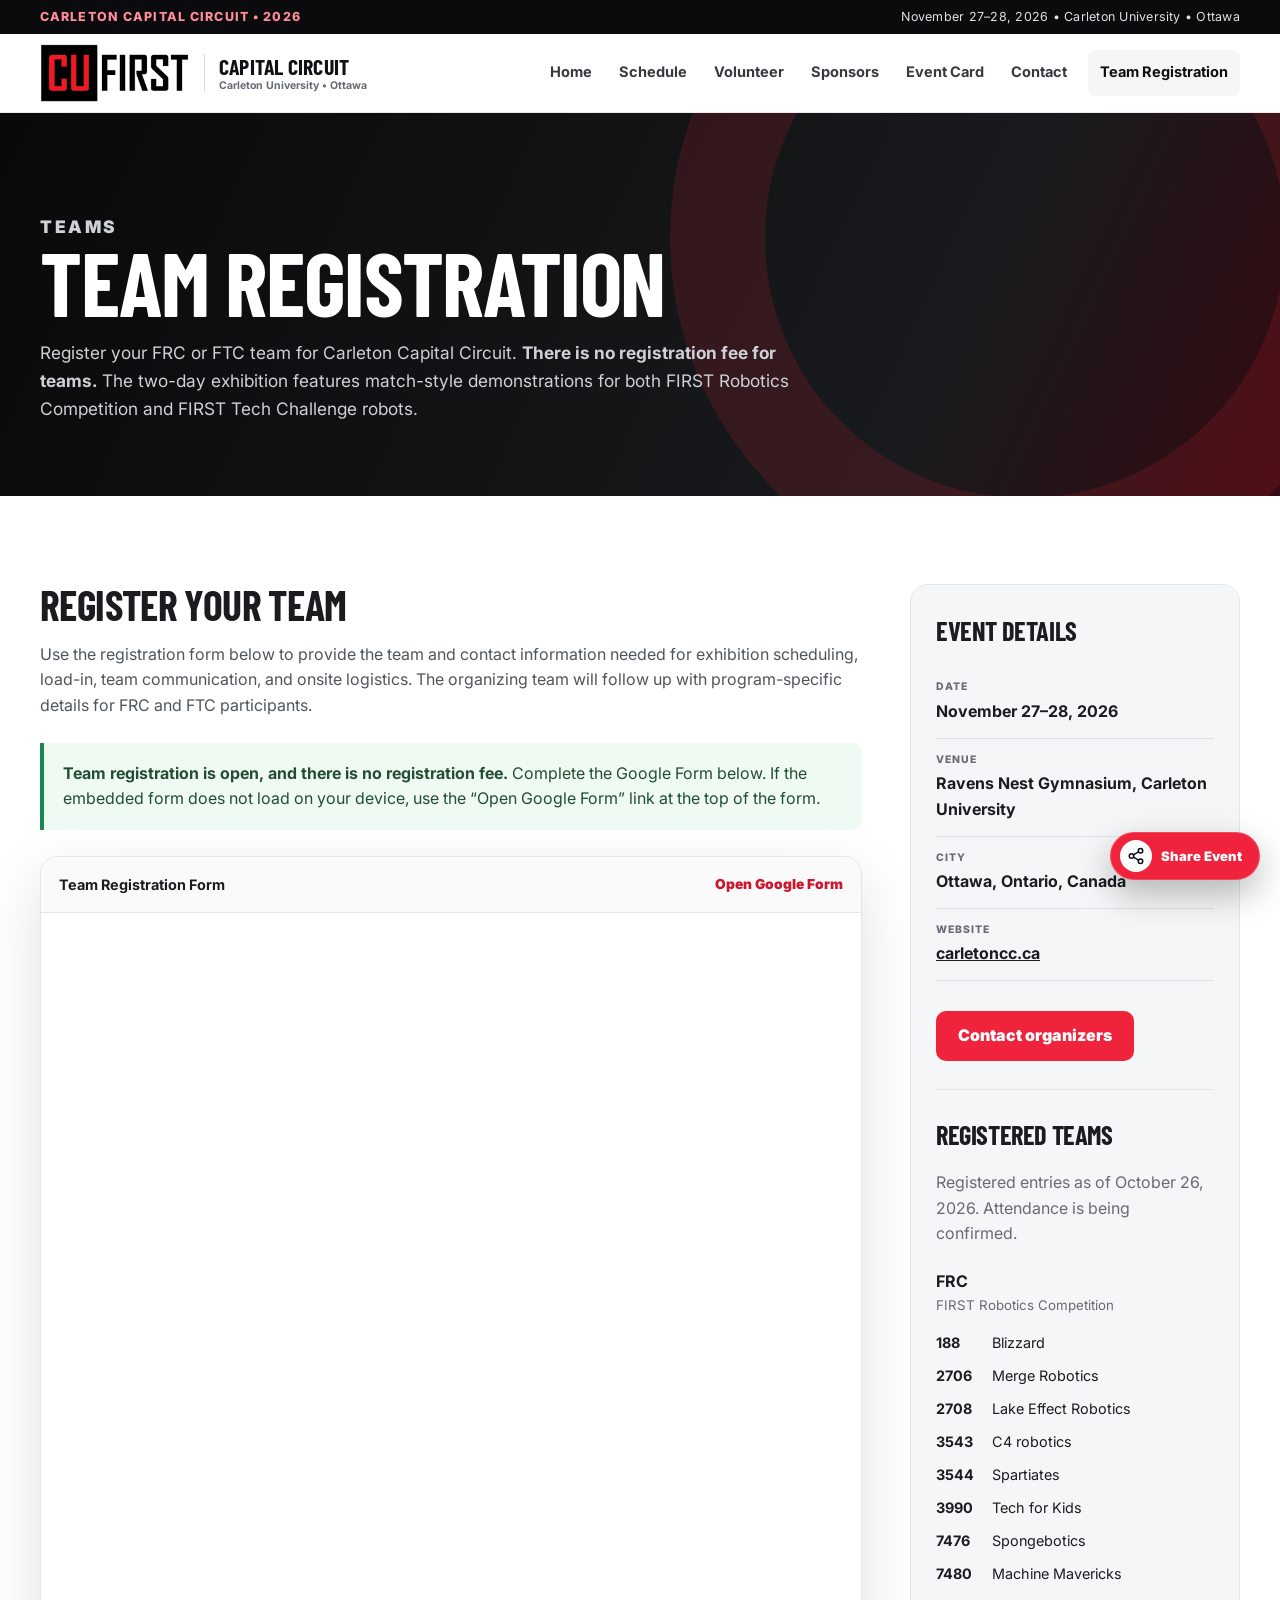
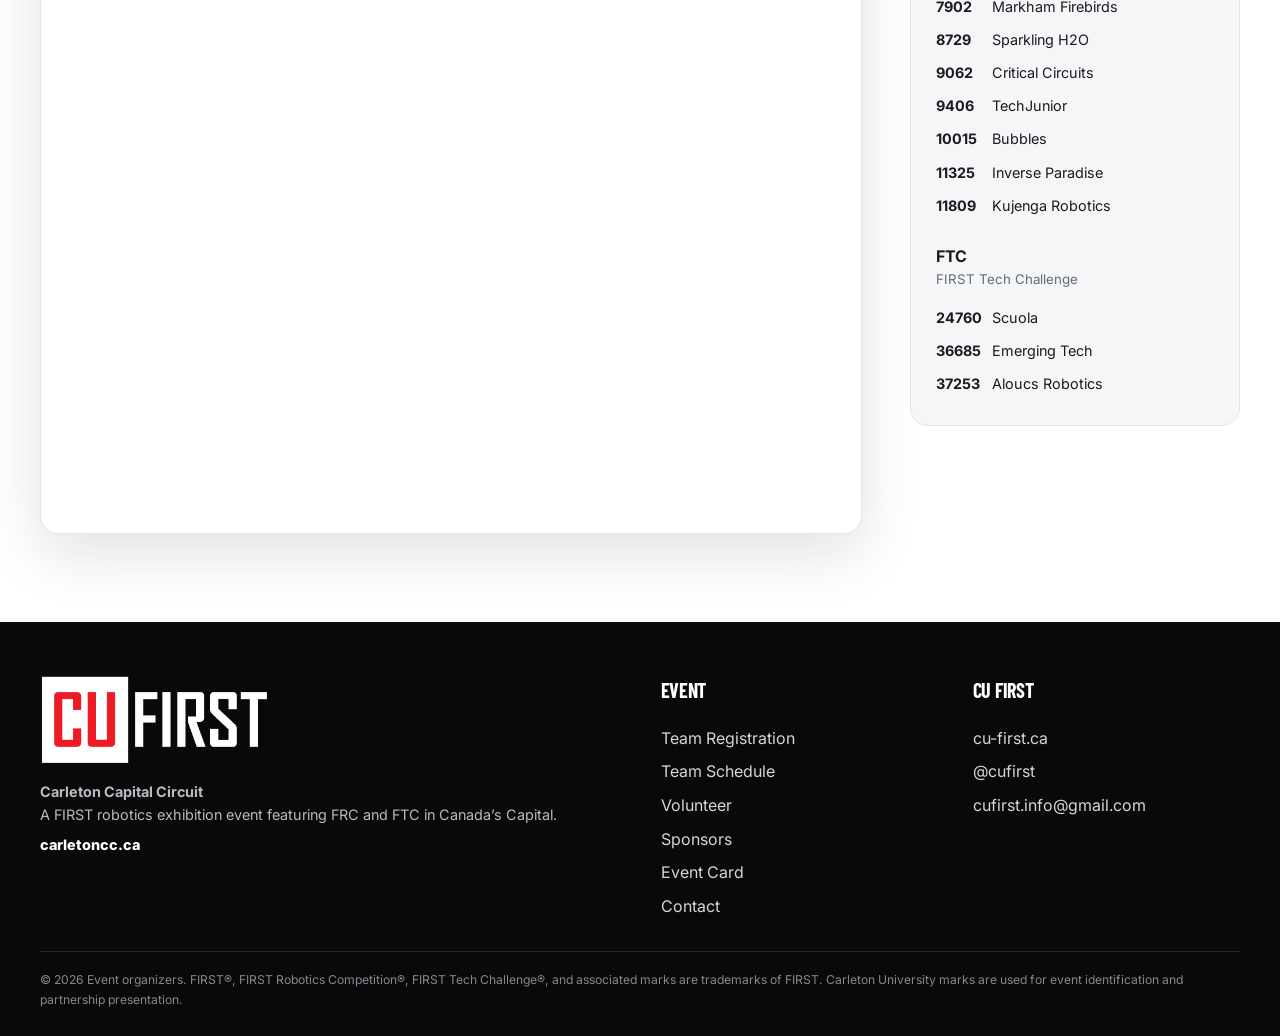
<file: registration.html>
<!doctype html>
<html lang="en">
<head>
  <meta charset="utf-8">
  <meta name="viewport" content="width=device-width, initial-scale=1">
  <title>Team Registration | Carleton Capital Circuit</title>
  <link rel="canonical" href="https://carletoncc.ca/registration.html">
  <meta name="description" content="Register an FRC or FTC team for Carleton Capital Circuit, a two-day FIRST robotics exhibition at Carleton University in Ottawa.">
  <meta name="theme-color" content="#0b0b0d">
  <link rel="icon" href="assets/images/favicon.svg" type="image/svg+xml">
  <link rel="stylesheet" href="assets/css/styles.css?v=4.9">
</head>
<body>

<div class="utility-bar">
  <div class="container utility-inner">
    <span class="status-pill" data-event-status>Carleton Capital Circuit • 2026</span>
    <span>November 27–28, 2026 • Carleton University • Ottawa</span>
  </div>
</div>
<header class="site-header">
  <div class="container header-inner">
    <a class="brand event-brand" href="index.html" aria-label="Carleton Capital Circuit home">
      <img src="assets/images/cufirst-black-red.png" alt="CU FIRST">
      <span class="brand-divider" aria-hidden="true"></span>
      <span class="brand-event"><strong>Capital Circuit</strong><small>Carleton University • Ottawa</small></span>
    </a>
    <button class="nav-toggle" type="button" aria-expanded="false" aria-label="Open menu">Menu</button>
    <nav class="site-nav" aria-label="Primary navigation">
      <a href="index.html" data-nav="home">Home</a>
      <a href="schedule.html" data-nav="schedule">Schedule</a>
      <a href="volunteer.html" data-nav="volunteer">Volunteer</a>
      <a href="sponsors.html" data-nav="sponsors">Sponsors</a>
      <a href="card.html" data-nav="card">Event Card</a>
      <a href="contact.html" data-nav="contact">Contact</a>
      <a class="nav-cta" href="registration.html">Team Registration</a>
    </nav>
  </div>
</header>


<main>
  <section class="page-hero"><div class="container"><p class="kicker">Teams</p><h1>Team Registration</h1><p>Register your FRC or FTC team for <span data-event-name>Carleton Capital Circuit</span>. <strong>There is no registration fee for teams.</strong> The two-day exhibition features match-style demonstrations for both FIRST Robotics Competition and FIRST Tech Challenge robots.</p></div></section>
  <section class="section"><div class="container content-grid">
    <div class="prose">
      <h2>Register your team</h2>
      <p>Use the registration form below to provide the team and contact information needed for exhibition scheduling, load-in, team communication, and onsite logistics. The organizing team will follow up with program-specific details for FRC and FTC participants.</p>
      <div class="notice notice-live"><strong>Team registration is open, and there is no registration fee.</strong> Complete the Google Form below. If the embedded form does not load on your device, use the “Open Google Form” link at the top of the form.</div>
      <div class="form-wrap" data-form="registration">
        <div class="form-head"><strong>Team Registration Form</strong><a class="form-open" href="#" target="_blank" rel="noopener">Open Google Form</a></div>
        <iframe title="Team registration Google Form" loading="lazy" hidden></iframe>
        <div class="form-placeholder"><h3>Registration opening soon</h3><p>The team registration form has not been linked yet. Once the Google Form URL is added to <span class="code-note">config.js</span>, it will automatically appear here.</p><a class="btn btn-primary" href="contact.html">Ask a registration question</a></div>
      </div>
    </div>
    <aside class="sidebar registration-sidebar">
      <h3>Event details</h3>
      <div class="info-row"><small>Date</small><strong data-date>November 27–28, 2026</strong></div>
      <div class="info-row"><small>Venue</small><strong data-venue>Ravens Nest Gymnasium, Carleton University</strong></div>
      <div class="info-row"><small>City</small><strong data-location>Ottawa, Ontario, Canada</strong></div>
      <div class="info-row"><small>Website</small><strong><a href="https://carletoncc.ca" data-event-domain><span data-event-domain-text>carletoncc.ca</span></a></strong></div>
      <div class="btn-row"><a class="btn btn-primary" href="contact.html">Contact organizers</a></div>
<section class="registered-teams" id="registered-teams" aria-labelledby="registered-teams-heading"><h3 id="registered-teams-heading">Registered teams</h3><p>Registered entries as of October 26, 2026. Attendance is being confirmed.</p><h4>FRC<small>FIRST Robotics Competition</small></h4><ul class="registered-team-list"><li><strong>188</strong> Blizzard</li><li><strong>2706</strong> Merge Robotics</li><li><strong>2708</strong> Lake Effect Robotics</li><li><strong>3543</strong> C4 robotics</li><li><strong>3544</strong> Spartiates</li><li><strong>3990</strong> Tech for Kids</li><li><strong>7476</strong> Spongebotics</li><li><strong>7480</strong> Machine Mavericks</li><li><strong>7902</strong> Markham Firebirds</li><li><strong>8729</strong> Sparkling H2O</li><li><strong>9062</strong> Critical Circuits</li><li><strong>9406</strong> TechJunior</li><li><strong>10015</strong> Bubbles</li><li><strong>11325</strong> Inverse Paradise</li><li><strong>11809</strong> Kujenga Robotics</li></ul><h4>FTC<small>FIRST Tech Challenge</small></h4><ul class="registered-team-list"><li><strong>24760</strong> Scuola</li><li><strong>36685</strong> Emerging Tech</li><li><strong>37253</strong> Aloucs Robotics</li></ul></section>
    </aside>
  </div></section>
</main>


<footer class="footer">
  <div class="container">
    <div class="footer-grid">
      <div class="footer-brand">
        <img src="assets/images/cufirst-white-red.png" alt="CU FIRST">
        <p><strong data-event-name>Carleton Capital Circuit</strong><br>A FIRST robotics exhibition event featuring FRC and FTC in Canada’s Capital.<br><a href="https://carletoncc.ca" data-event-domain><span data-event-domain-text>carletoncc.ca</span></a></p>
      </div>
      <div class="footer-links">
        <h3>Event</h3>
        <a href="registration.html">Team Registration</a>
        <a href="schedule.html">Team Schedule</a>
        <a href="volunteer.html">Volunteer</a>
        <a href="sponsors.html">Sponsors</a>
        <a href="card.html">Event Card</a>
        <a href="contact.html">Contact</a>
      </div>
      <div class="footer-links">
        <h3>CU FIRST</h3>
        <a href="#" data-cufirst-site target="_blank" rel="noopener">cu-first.ca</a>
        <a href="#" data-instagram target="_blank" rel="noopener">@cufirst</a>
        <a href="#" data-email-link><span data-email-text>cufirst.info@gmail.com</span></a>
      </div>
    </div>
    <div class="footer-bottom">© <span data-year></span> Event organizers. FIRST®, FIRST Robotics Competition®, FIRST Tech Challenge®, and associated marks are trademarks of FIRST. Carleton University marks are used for event identification and partnership presentation.</div>
  </div>
</footer>
<script src="config.js?v=4.4"></script>
<script src="assets/js/site.js?v=4.6"></script>

<script>document.querySelector('.nav-cta')?.classList.add('active');</script>
<a class="event-card-fab" href="card.html" aria-label="Open digital event card"><span aria-hidden="true"><svg width="18" height="18" viewBox="0 0 24 24" fill="none" stroke="currentColor" stroke-width="2" stroke-linecap="round" stroke-linejoin="round"><circle cx="18" cy="5" r="3"/><circle cx="6" cy="12" r="3"/><circle cx="18" cy="19" r="3"/><path d="m8.6 10.5 6.8-4M8.6 13.5l6.8 4"/></svg></span> Share Event</a>
</body>
</html>
</file>
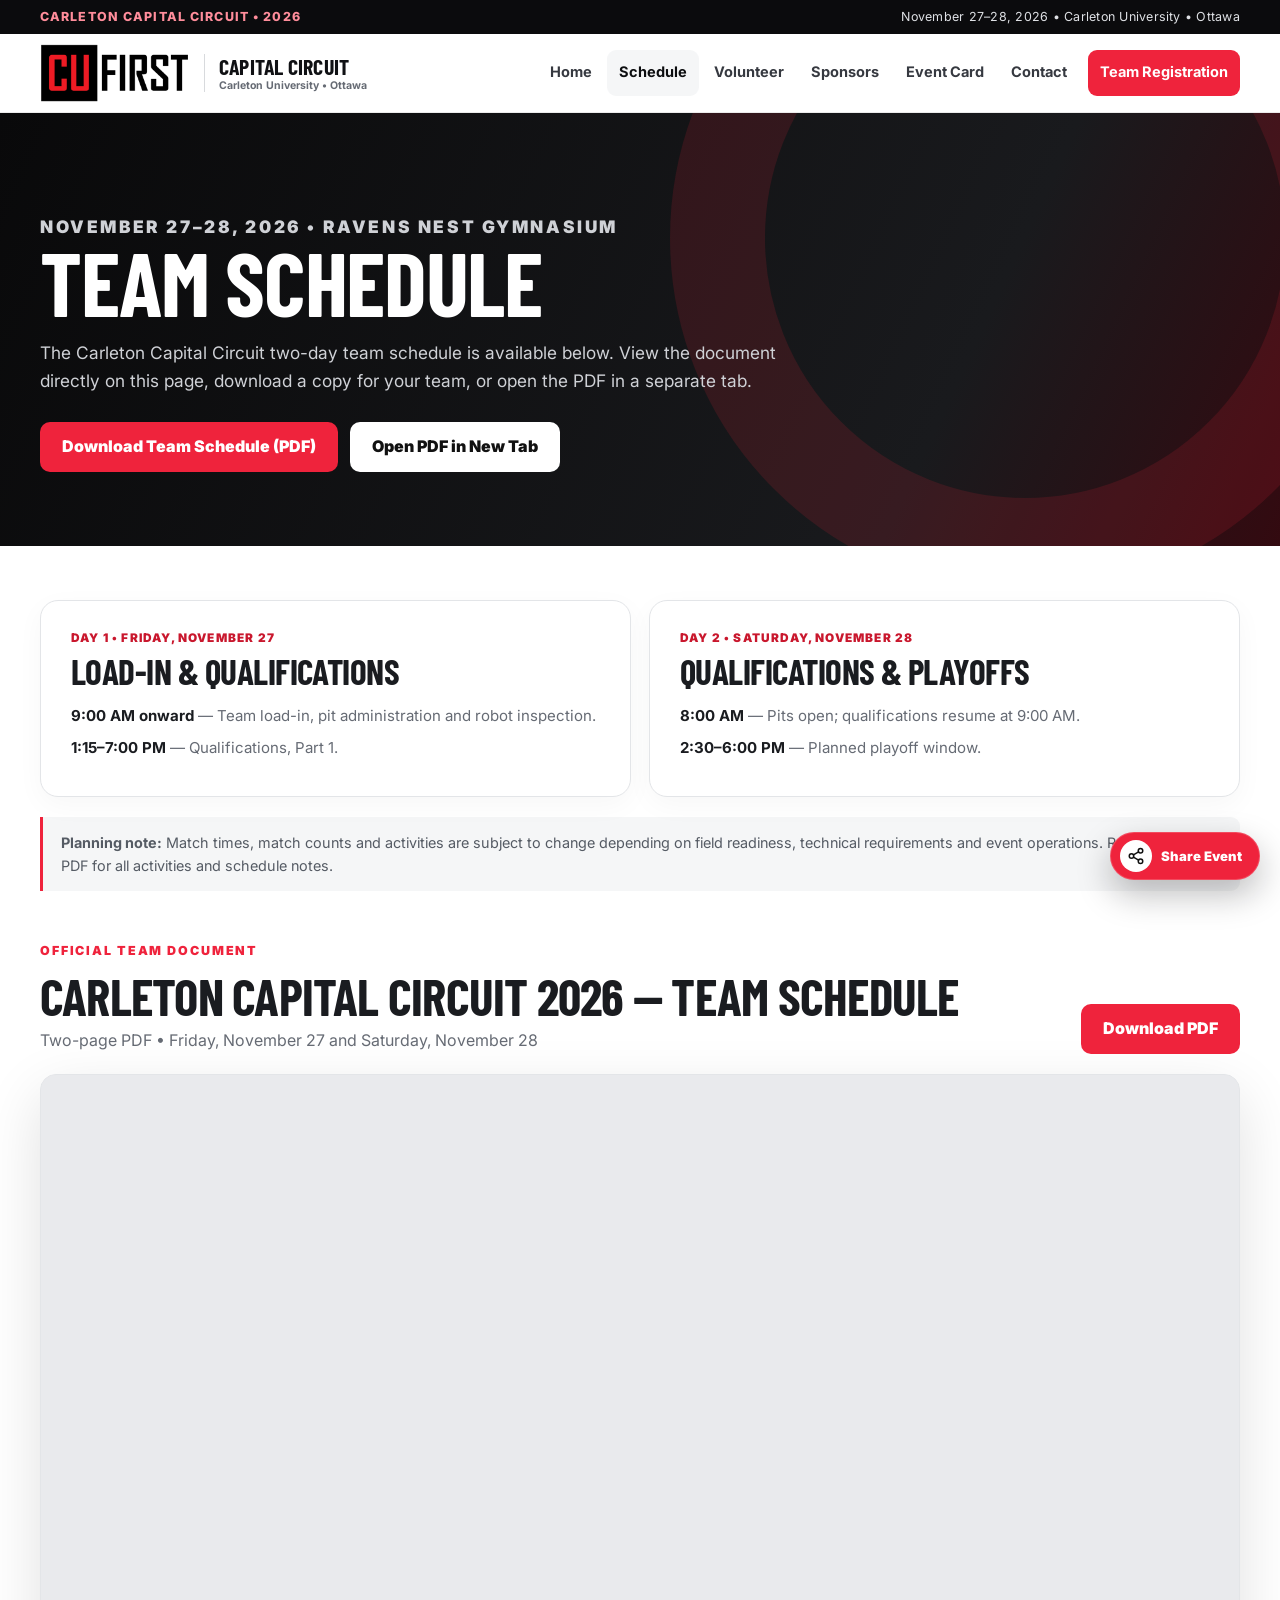
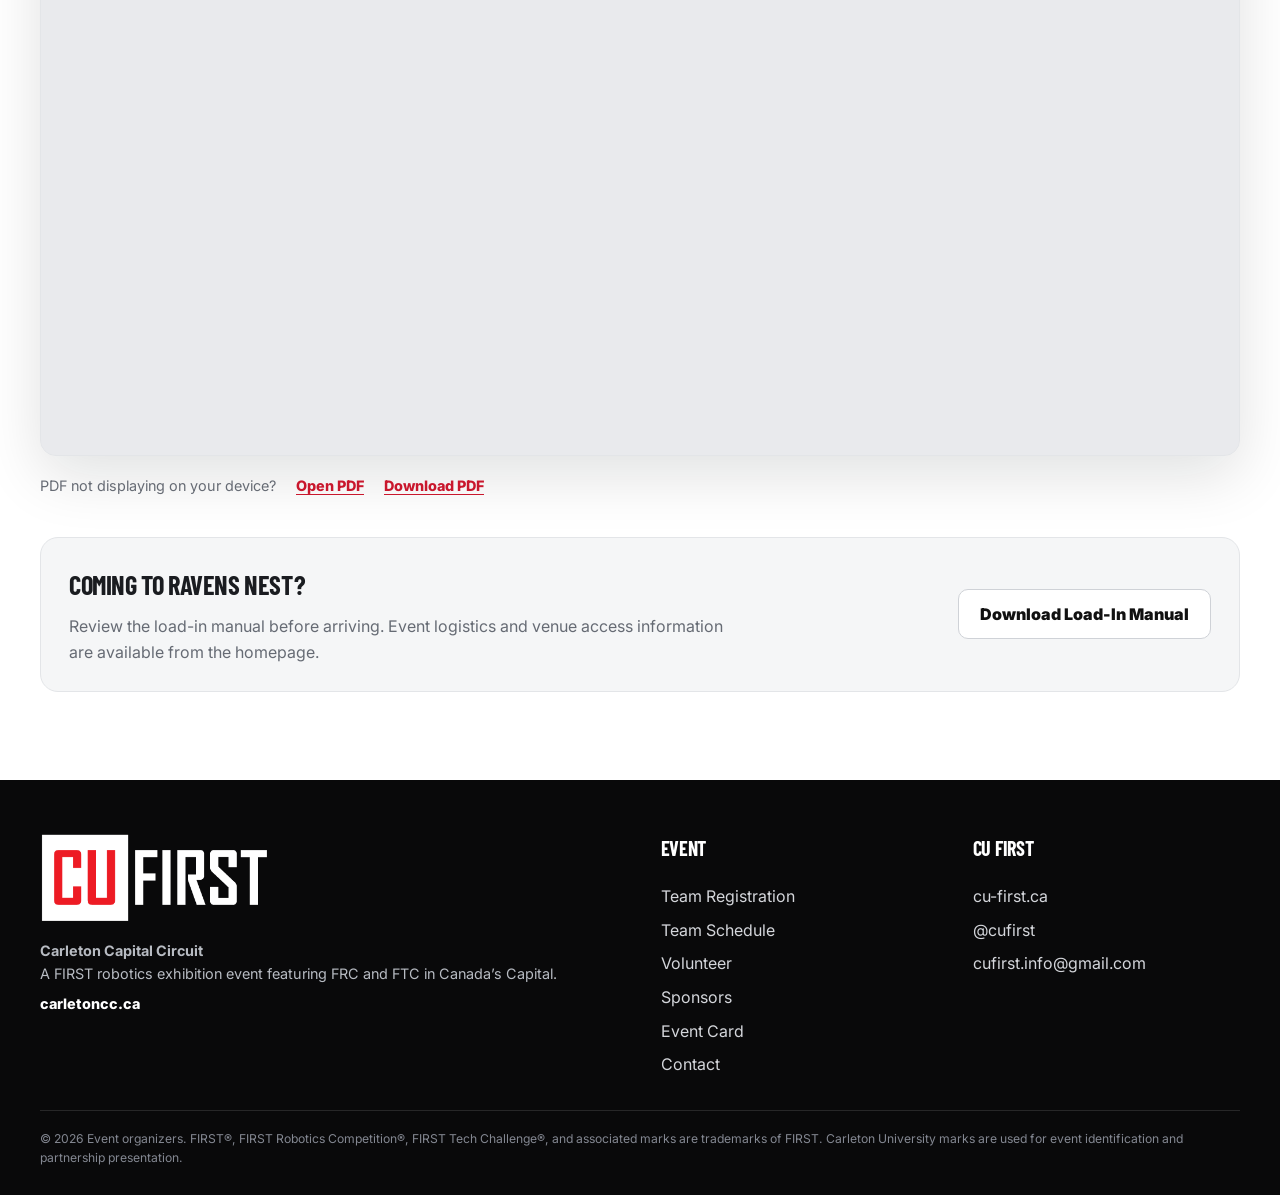
<file: schedule.html>
<!doctype html>
<html lang="en">
<head>
  <meta charset="utf-8">
  <meta name="viewport" content="width=device-width, initial-scale=1">
  <title>Team Schedule | Carleton Capital Circuit 2026</title>
  <meta name="description" content="View and download the Carleton Capital Circuit 2026 team schedule for November 27–28 at Ravens Nest Gymnasium, Carleton University.">
  <meta name="theme-color" content="#0b0b0d">
  <link rel="canonical" href="https://carletoncc.ca/schedule.html">
  <link rel="icon" href="assets/images/favicon.svg" type="image/svg+xml">
  <link rel="stylesheet" href="assets/css/styles.css?v=4.9">
</head>
<body>

<div class="utility-bar">
  <div class="container utility-inner">
    <span class="status-pill" data-event-status>Carleton Capital Circuit • 2026</span>
    <span>November 27–28, 2026 • Carleton University • Ottawa</span>
  </div>
</div>
<header class="site-header">
  <div class="container header-inner">
    <a class="brand event-brand" href="index.html" aria-label="Carleton Capital Circuit home">
      <img src="assets/images/cufirst-black-red.png" alt="CU FIRST">
      <span class="brand-divider" aria-hidden="true"></span>
      <span class="brand-event"><strong>Capital Circuit</strong><small>Carleton University • Ottawa</small></span>
    </a>
    <button class="nav-toggle" type="button" aria-expanded="false" aria-label="Open menu">Menu</button>
    <nav class="site-nav" aria-label="Primary navigation">
      <a href="index.html" data-nav="home">Home</a>
      <a href="schedule.html" data-nav="schedule">Schedule</a>
      <a href="volunteer.html" data-nav="volunteer">Volunteer</a>
      <a href="sponsors.html" data-nav="sponsors">Sponsors</a>
      <a href="card.html" data-nav="card">Event Card</a>
      <a href="contact.html" data-nav="contact">Contact</a>
      <a class="nav-cta" href="registration.html">Team Registration</a>
    </nav>
  </div>
</header>


<main>
  <section class="page-hero schedule-page-hero">
    <div class="container">
      <p class="kicker">November 27–28, 2026 • Ravens Nest Gymnasium</p>
      <h1>Team Schedule</h1>
      <p>The Carleton Capital Circuit two-day team schedule is available below. View the document directly on this page, download a copy for your team, or open the PDF in a separate tab.</p>
      <div class="btn-row schedule-hero-actions">
        <a class="btn btn-primary" href="assets/docs/Carleton-Capital-Circuit-Team-Schedule-2026.pdf" download="Carleton-Capital-Circuit-Team-Schedule-2026.pdf">Download Team Schedule (PDF)</a>
        <a class="btn btn-light" href="assets/docs/Carleton-Capital-Circuit-Team-Schedule-2026.pdf" target="_blank" rel="noopener">Open PDF in New Tab</a>
      </div>
    </div>
  </section>

  <section class="section schedule-content-section">
    <div class="container">
      <div class="schedule-overview-grid" aria-label="Team schedule highlights">
        <article class="schedule-day-card">
          <span class="schedule-day-label">Day 1 • Friday, November 27</span>
          <h2>Load-in &amp; qualifications</h2>
          <p><strong>9:00 AM onward</strong> — Team load-in, pit administration and robot inspection.</p>
          <p><strong>1:15–7:00 PM</strong> — Qualifications, Part 1.</p>
        </article>
        <article class="schedule-day-card">
          <span class="schedule-day-label">Day 2 • Saturday, November 28</span>
          <h2>Qualifications &amp; playoffs</h2>
          <p><strong>8:00 AM</strong> — Pits open; qualifications resume at 9:00 AM.</p>
          <p><strong>2:30–6:00 PM</strong> — Planned playoff window.</p>
        </article>
      </div>
      <p class="schedule-change-notice"><strong>Planning note:</strong> Match times, match counts and activities are subject to change depending on field readiness, technical requirements and event operations. Refer to the full PDF for all activities and schedule notes.</p>

      <div class="schedule-document-heading">
        <div>
          <p class="kicker">Official team document</p>
          <h2>Carleton Capital Circuit 2026 — Team Schedule</h2>
          <p>Two-page PDF • Friday, November 27 and Saturday, November 28</p>
        </div>
        <a class="btn btn-primary" href="assets/docs/Carleton-Capital-Circuit-Team-Schedule-2026.pdf" download="Carleton-Capital-Circuit-Team-Schedule-2026.pdf">Download PDF</a>
      </div>

      <div class="schedule-pdf-panel">
        <iframe
          class="schedule-pdf-viewer"
          title="Carleton Capital Circuit 2026 team schedule — two-page PDF"
          src="assets/docs/Carleton-Capital-Circuit-Team-Schedule-2026.pdf#toolbar=1&amp;navpanes=0&amp;view=FitH"
          loading="eager">
          <p>Your browser does not support embedded PDF viewing. <a href="assets/docs/Carleton-Capital-Circuit-Team-Schedule-2026.pdf">Open the team schedule PDF</a>.</p>
        </iframe>
      </div>
      <div class="schedule-pdf-fallback">
        <span>PDF not displaying on your device?</span>
        <a href="assets/docs/Carleton-Capital-Circuit-Team-Schedule-2026.pdf" target="_blank" rel="noopener">Open PDF</a>
        <a href="assets/docs/Carleton-Capital-Circuit-Team-Schedule-2026.pdf" download="Carleton-Capital-Circuit-Team-Schedule-2026.pdf">Download PDF</a>
      </div>
      <div class="schedule-doc-footer">
        <div>
          <h3>Coming to Ravens Nest?</h3>
          <p>Review the load-in manual before arriving. Event logistics and venue access information are available from the homepage.</p>
        </div>
        <a class="btn btn-outline" href="assets/docs/Carleton-Capital-Circuit-Load-In-Manual.pdf" download>Download Load-In Manual</a>
      </div>
    </div>
  </section>
</main>
<footer class="footer">
  <div class="container">
    <div class="footer-grid">
      <div class="footer-brand">
        <img src="assets/images/cufirst-white-red.png" alt="CU FIRST">
        <p><strong data-event-name>Carleton Capital Circuit</strong><br>A FIRST robotics exhibition event featuring FRC and FTC in Canada’s Capital.<br><a href="https://carletoncc.ca" data-event-domain><span data-event-domain-text>carletoncc.ca</span></a></p>
      </div>
      <div class="footer-links">
        <h3>Event</h3>
        <a href="registration.html">Team Registration</a>
        <a href="schedule.html">Team Schedule</a>
        <a href="volunteer.html">Volunteer</a>
        <a href="sponsors.html">Sponsors</a>
        <a href="card.html">Event Card</a>
        <a href="contact.html">Contact</a>
      </div>
      <div class="footer-links">
        <h3>CU FIRST</h3>
        <a href="#" data-cufirst-site target="_blank" rel="noopener">cu-first.ca</a>
        <a href="#" data-instagram target="_blank" rel="noopener">@cufirst</a>
        <a href="#" data-email-link><span data-email-text>cufirst.info@gmail.com</span></a>
      </div>
    </div>
    <div class="footer-bottom">© <span data-year></span> Event organizers. FIRST®, FIRST Robotics Competition®, FIRST Tech Challenge®, and associated marks are trademarks of FIRST. Carleton University marks are used for event identification and partnership presentation.</div>
  </div>
</footer>
<script src="config.js?v=4.4"></script>
<script src="assets/js/site.js?v=4.6"></script>

<script>document.querySelector('[data-nav="schedule"]')?.classList.add('active');</script>
<a class="event-card-fab" href="card.html" aria-label="Open digital event card"><span aria-hidden="true"><svg width="18" height="18" viewBox="0 0 24 24" fill="none" stroke="currentColor" stroke-width="2" stroke-linecap="round" stroke-linejoin="round"><circle cx="18" cy="5" r="3"/><circle cx="6" cy="12" r="3"/><circle cx="18" cy="19" r="3"/><path d="m8.6 10.5 6.8-4M8.6 13.5l6.8 4"/></svg></span> Share Event</a>
</body>
</html>
</file>
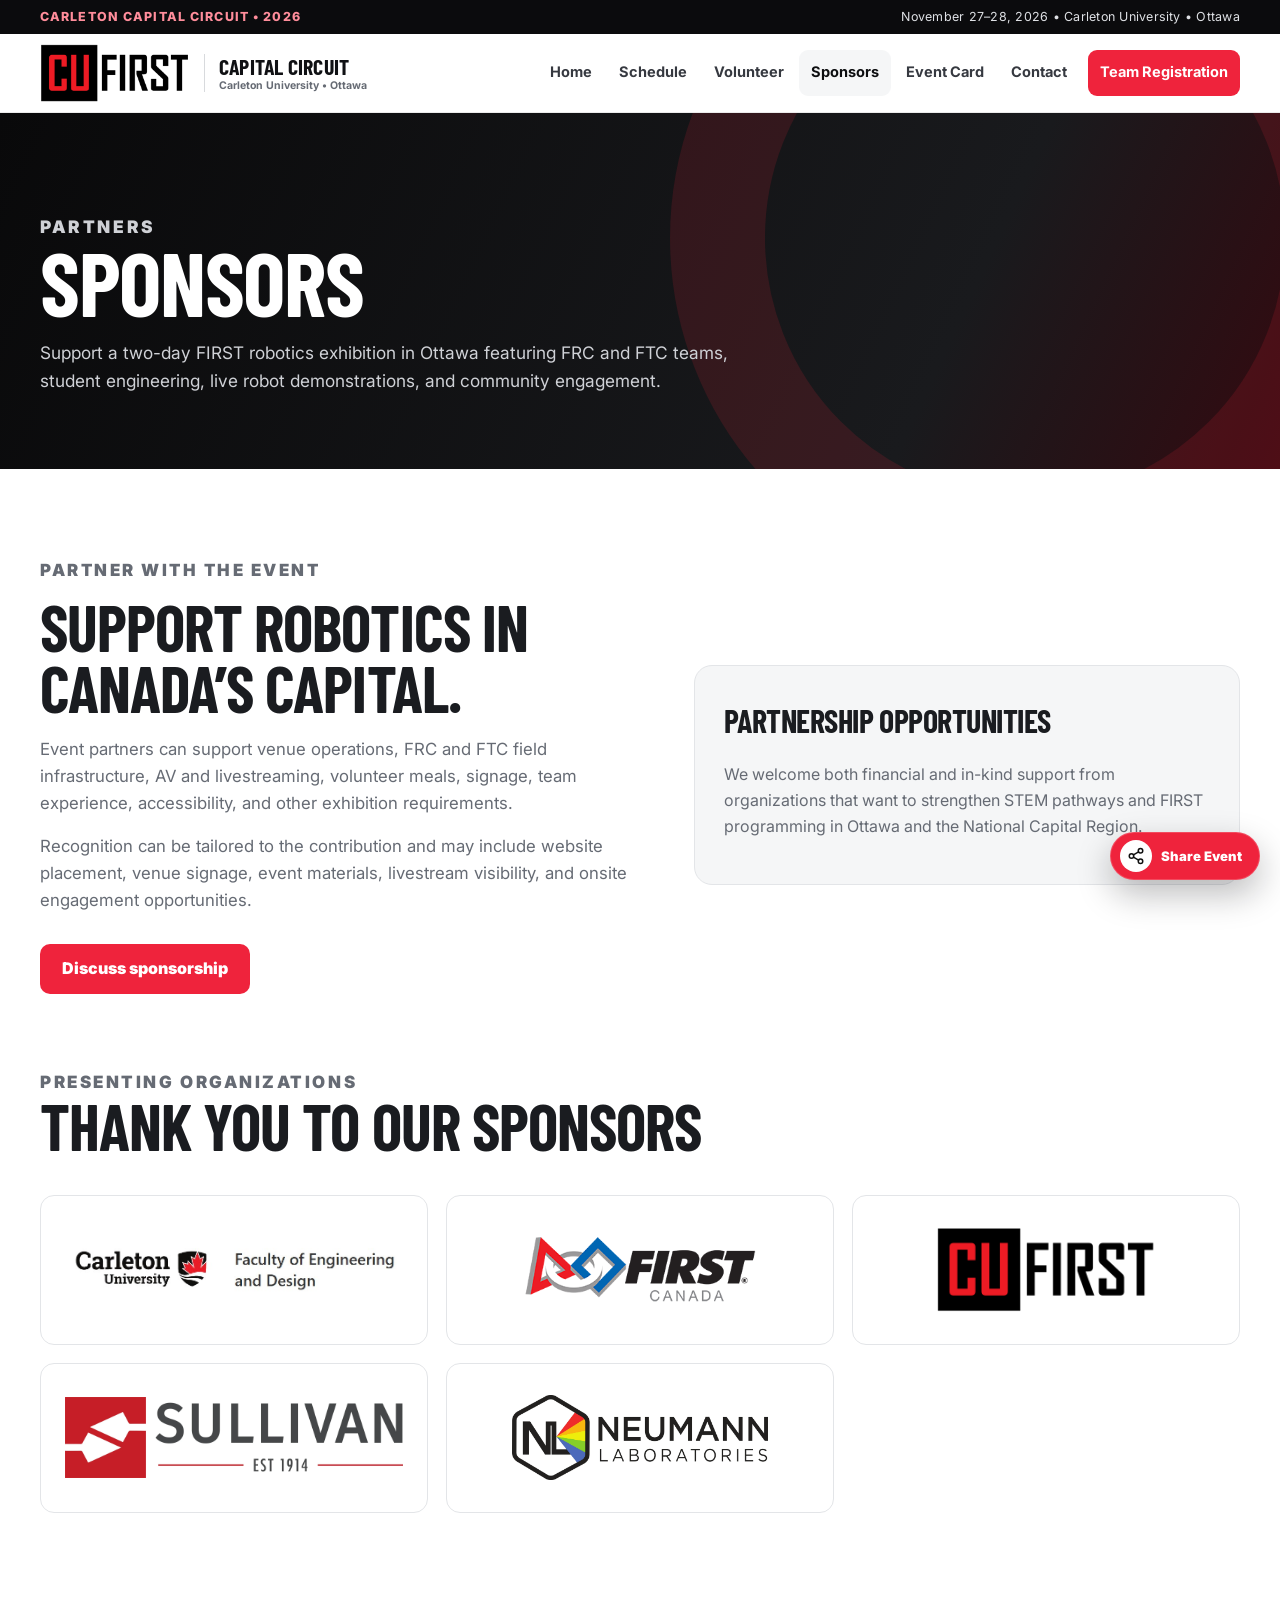
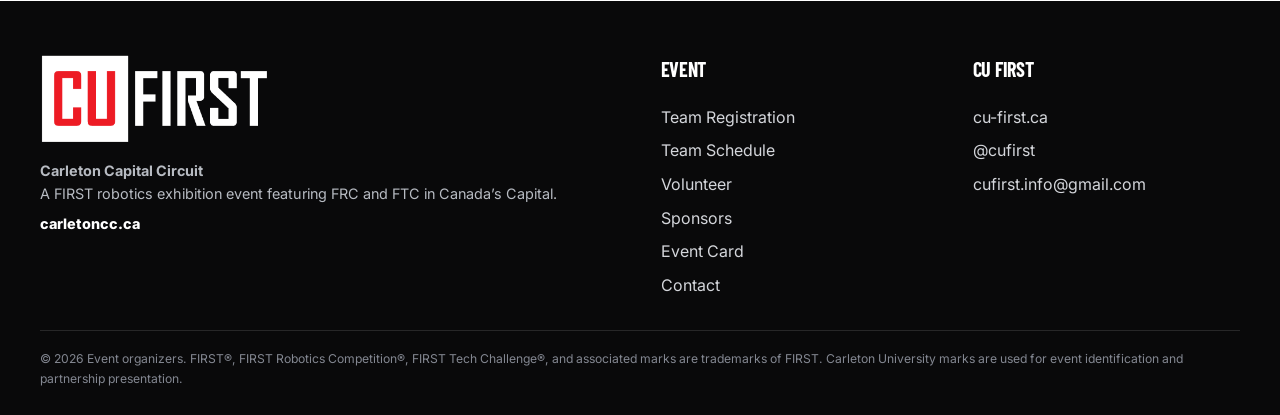
<file: sponsors.html>
<!doctype html>
<html lang="en">
<head>
  <meta charset="utf-8">
  <meta name="viewport" content="width=device-width, initial-scale=1">
  <title>Sponsors | Carleton Capital Circuit</title>
  <meta name="description" content="Sponsor or partner with Carleton Capital Circuit, a FIRST robotics exhibition featuring FRC and FTC in Ottawa.">
  <meta name="theme-color" content="#0b0b0d">
  <link rel="canonical" href="https://carletoncc.ca/sponsors.html">
  <link rel="icon" href="assets/images/favicon.svg" type="image/svg+xml">
  <link rel="stylesheet" href="assets/css/styles.css?v=4.9">
</head>
<body>

<div class="utility-bar">
  <div class="container utility-inner">
    <span class="status-pill" data-event-status>Carleton Capital Circuit • 2026</span>
    <span>November 27–28, 2026 • Carleton University • Ottawa</span>
  </div>
</div>
<header class="site-header">
  <div class="container header-inner">
    <a class="brand event-brand" href="index.html" aria-label="Carleton Capital Circuit home">
      <img src="assets/images/cufirst-black-red.png" alt="CU FIRST">
      <span class="brand-divider" aria-hidden="true"></span>
      <span class="brand-event"><strong>Capital Circuit</strong><small>Carleton University • Ottawa</small></span>
    </a>
    <button class="nav-toggle" type="button" aria-expanded="false" aria-label="Open menu">Menu</button>
    <nav class="site-nav" aria-label="Primary navigation">
      <a href="index.html" data-nav="home">Home</a>
      <a href="schedule.html" data-nav="schedule">Schedule</a>
      <a href="volunteer.html" data-nav="volunteer">Volunteer</a>
      <a href="sponsors.html" data-nav="sponsors">Sponsors</a>
      <a href="card.html" data-nav="card">Event Card</a>
      <a href="contact.html" data-nav="contact">Contact</a>
      <a class="nav-cta" href="registration.html">Team Registration</a>
    </nav>
  </div>
</header>


<main>
  <section class="page-hero"><div class="container"><p class="kicker">Partners</p><h1>Sponsors</h1><p>Support a two-day FIRST robotics exhibition in Ottawa featuring FRC and FTC teams, student engineering, live robot demonstrations, and community engagement.</p></div></section>
  <section class="section"><div class="container">
    <div class="sponsor-intro">
      <div class="copy"><p class="kicker">Partner with the event</p><h2>Support robotics in Canada’s capital.</h2><p>Event partners can support venue operations, FRC and FTC field infrastructure, AV and livestreaming, volunteer meals, signage, team experience, accessibility, and other exhibition requirements.</p><p>Recognition can be tailored to the contribution and may include website placement, venue signage, event materials, livestream visibility, and onsite engagement opportunities.</p><div class="btn-row"><a class="btn btn-primary" href="contact.html">Discuss sponsorship</a></div></div>
      <div class="sponsor-panel"><h3>Partnership opportunities</h3><p>We welcome both financial and in-kind support from organizations that want to strengthen STEM pathways and FIRST programming in Ottawa and the National Capital Region.</p></div>
    </div>

    <div class="section-head" style="margin-top:75px"><p class="kicker">Presenting organizations</p><h2>Thank you to our sponsors</h2></div>
    <div class="sponsor-grid" aria-label="Event sponsors and presenting organizations">
      <div class="sponsor-tile"><img src="assets/images/carleton-fed.jpg" alt="Carleton University Faculty of Engineering and Design"></div>
      <div class="sponsor-tile"><img src="assets/images/first-canada.png" alt="FIRST Canada"></div>
      <div class="sponsor-tile"><img src="assets/images/cufirst-black-red.png" alt="CU FIRST"></div>
      <div class="sponsor-tile"><img src="assets/images/sponsors/sullivan.webp" alt="Sullivan"></div>
      <div class="sponsor-tile"><img src="assets/images/sponsors/neumann-laboratories.webp" alt="Neumann Laboratories"></div>
    </div>
  </div></section>
</main>


<footer class="footer">
  <div class="container">
    <div class="footer-grid">
      <div class="footer-brand">
        <img src="assets/images/cufirst-white-red.png" alt="CU FIRST">
        <p><strong data-event-name>Carleton Capital Circuit</strong><br>A FIRST robotics exhibition event featuring FRC and FTC in Canada’s Capital.<br><a href="https://carletoncc.ca" data-event-domain><span data-event-domain-text>carletoncc.ca</span></a></p>
      </div>
      <div class="footer-links">
        <h3>Event</h3>
        <a href="registration.html">Team Registration</a>
        <a href="schedule.html">Team Schedule</a>
        <a href="volunteer.html">Volunteer</a>
        <a href="sponsors.html">Sponsors</a>
        <a href="card.html">Event Card</a>
        <a href="contact.html">Contact</a>
      </div>
      <div class="footer-links">
        <h3>CU FIRST</h3>
        <a href="#" data-cufirst-site target="_blank" rel="noopener">cu-first.ca</a>
        <a href="#" data-instagram target="_blank" rel="noopener">@cufirst</a>
        <a href="#" data-email-link><span data-email-text>cufirst.info@gmail.com</span></a>
      </div>
    </div>
    <div class="footer-bottom">© <span data-year></span> Event organizers. FIRST®, FIRST Robotics Competition®, FIRST Tech Challenge®, and associated marks are trademarks of FIRST. Carleton University marks are used for event identification and partnership presentation.</div>
  </div>
</footer>
<script src="config.js?v=4.4"></script>
<script src="assets/js/site.js?v=4.6"></script>

<script>document.querySelector('[data-nav="sponsors"]')?.classList.add('active');</script>
<a class="event-card-fab" href="card.html" aria-label="Open digital event card"><span aria-hidden="true"><svg width="18" height="18" viewBox="0 0 24 24" fill="none" stroke="currentColor" stroke-width="2" stroke-linecap="round" stroke-linejoin="round"><circle cx="18" cy="5" r="3"/><circle cx="6" cy="12" r="3"/><circle cx="18" cy="19" r="3"/><path d="m8.6 10.5 6.8-4M8.6 13.5l6.8 4"/></svg></span> Share Event</a>
</body>
</html>
</file>
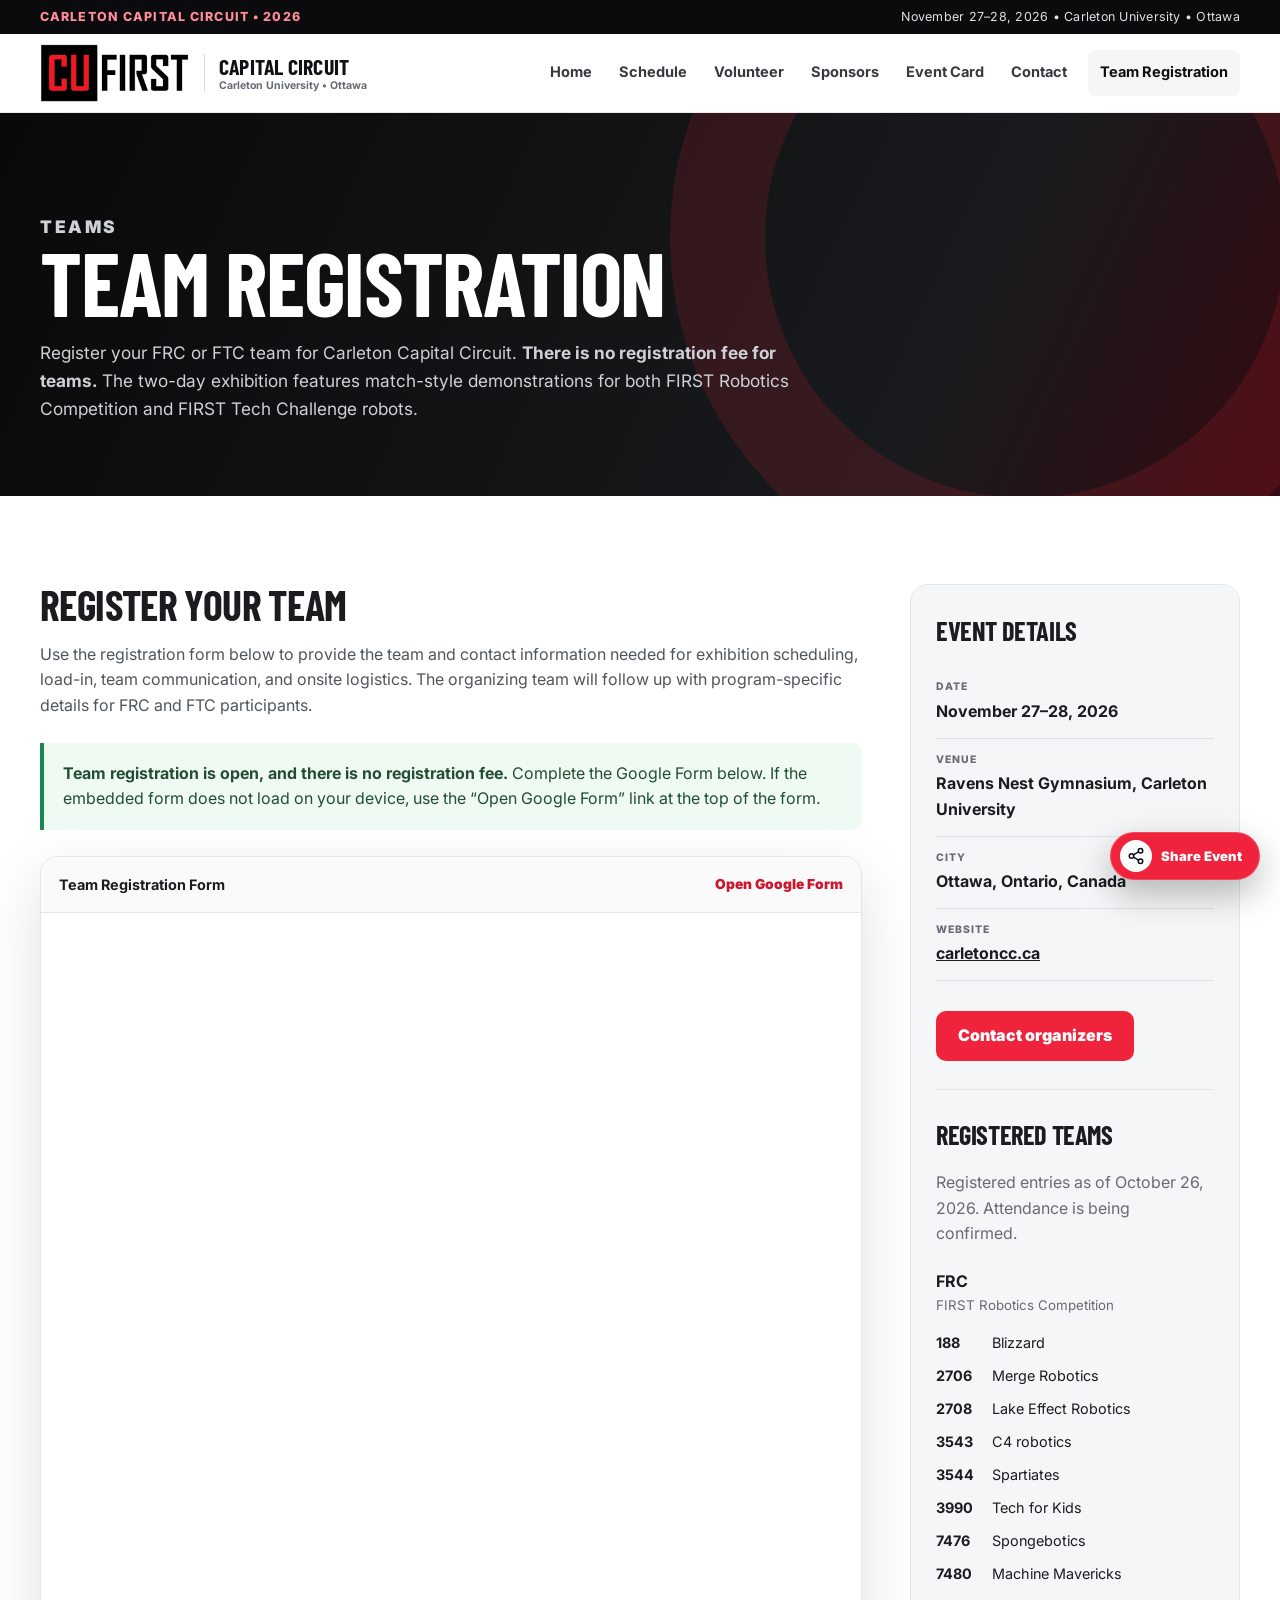
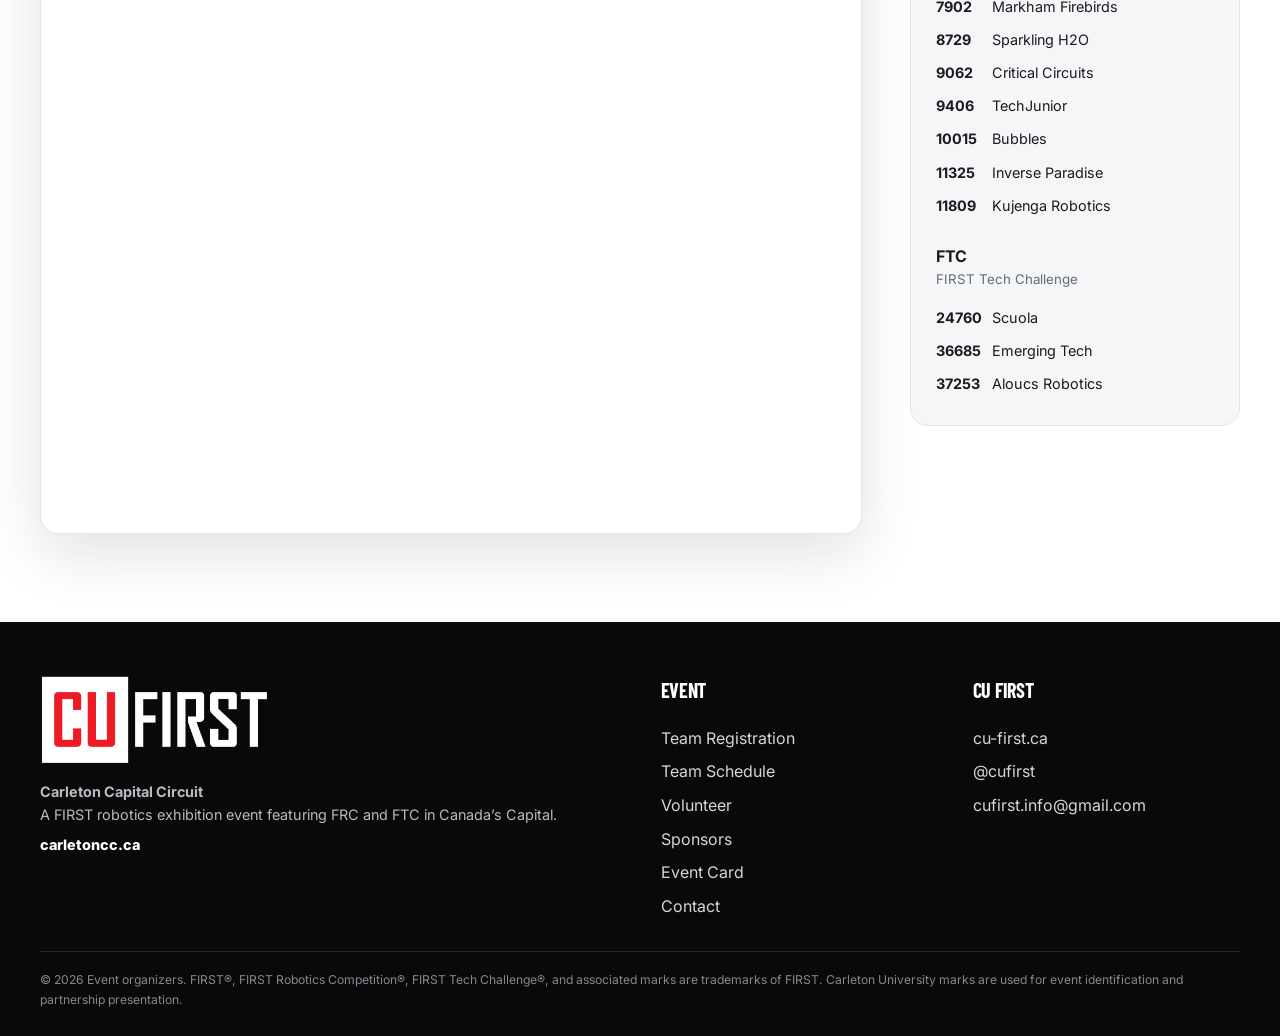
<file: team-information.html>
<!doctype html>
<html lang="en"><head><meta charset="utf-8"><meta name="viewport" content="width=device-width, initial-scale=1"><meta http-equiv="refresh" content="0; url=registration.html"><link rel="canonical" href="https://carletoncc.ca/registration.html"><title>Team Registration | Carleton Capital Circuit</title></head><body><p><a href="registration.html">Continue to team registration and registered teams</a>.</p></body></html>
</file>
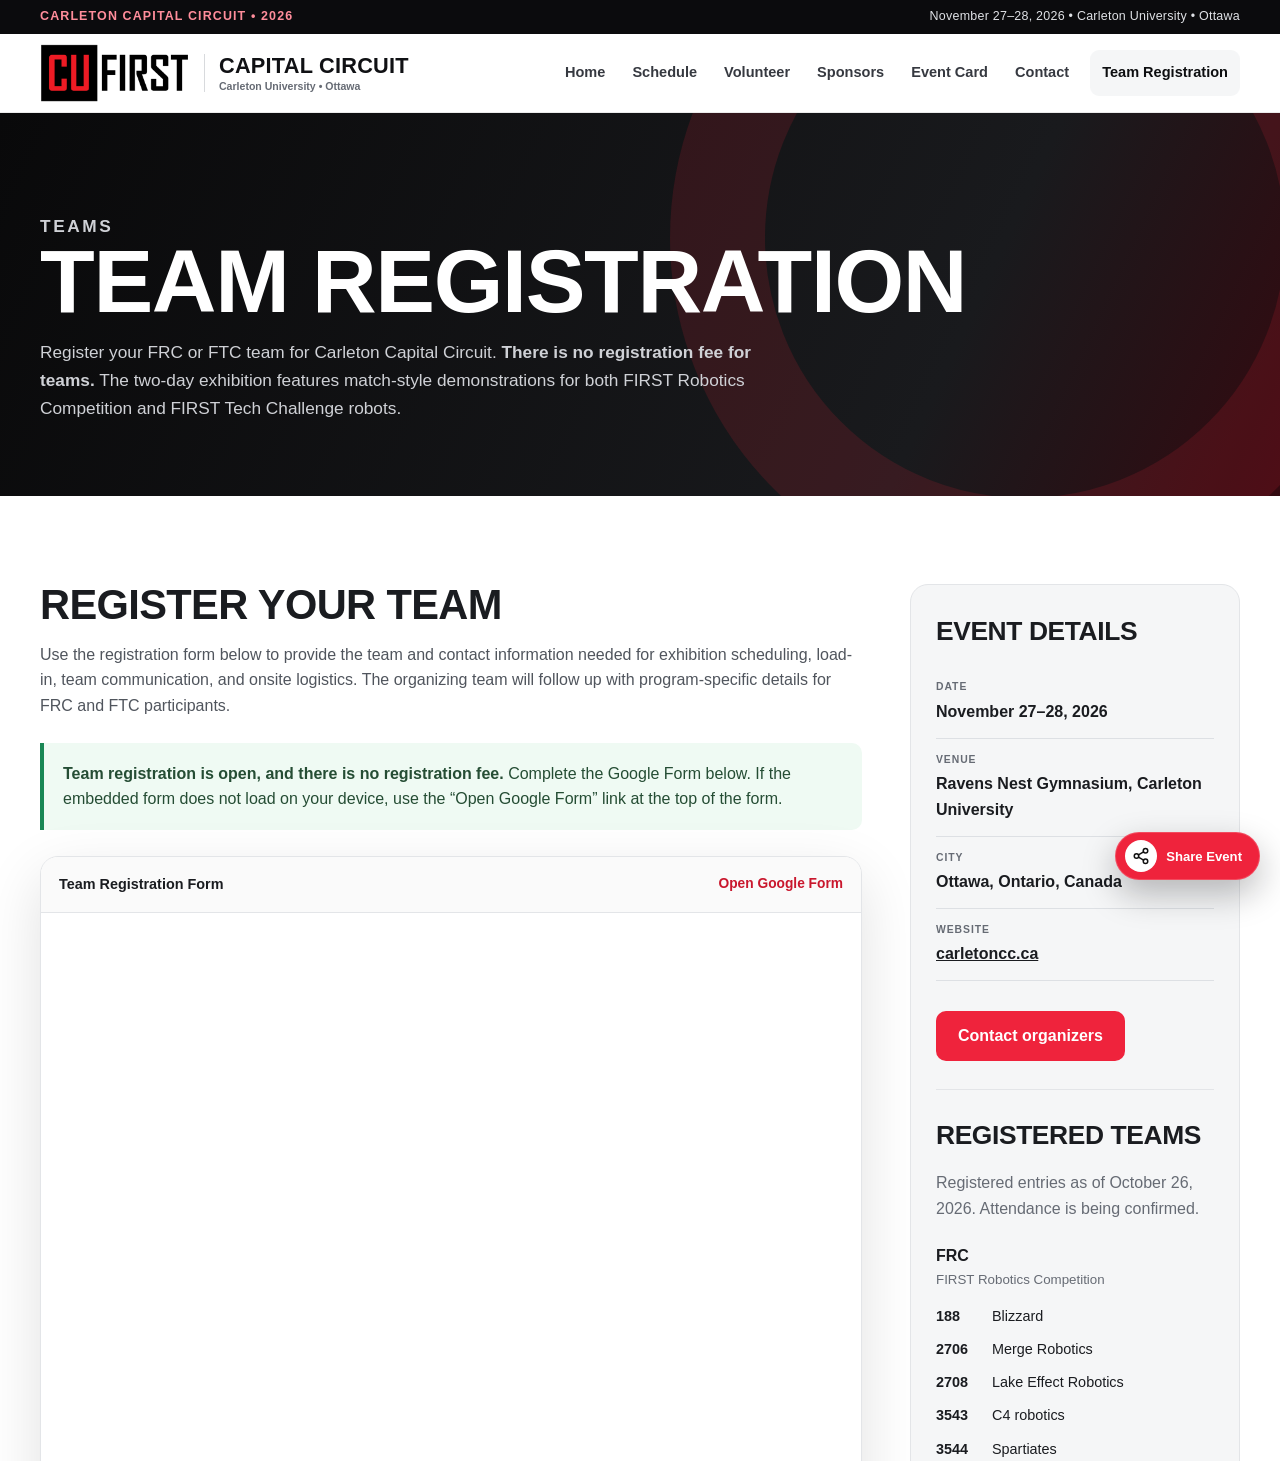
<file: teams.html>
<!doctype html>
<html lang="en"><head><meta charset="utf-8"><meta name="viewport" content="width=device-width, initial-scale=1"><meta http-equiv="refresh" content="0; url=registration.html#registered-teams"><link rel="canonical" href="https://carletoncc.ca/registration.html"><title>Team Registration | Carleton Capital Circuit</title></head><body><p><a href="registration.html#registered-teams">Continue to team registration and registered teams</a>.</p></body></html>
</file>
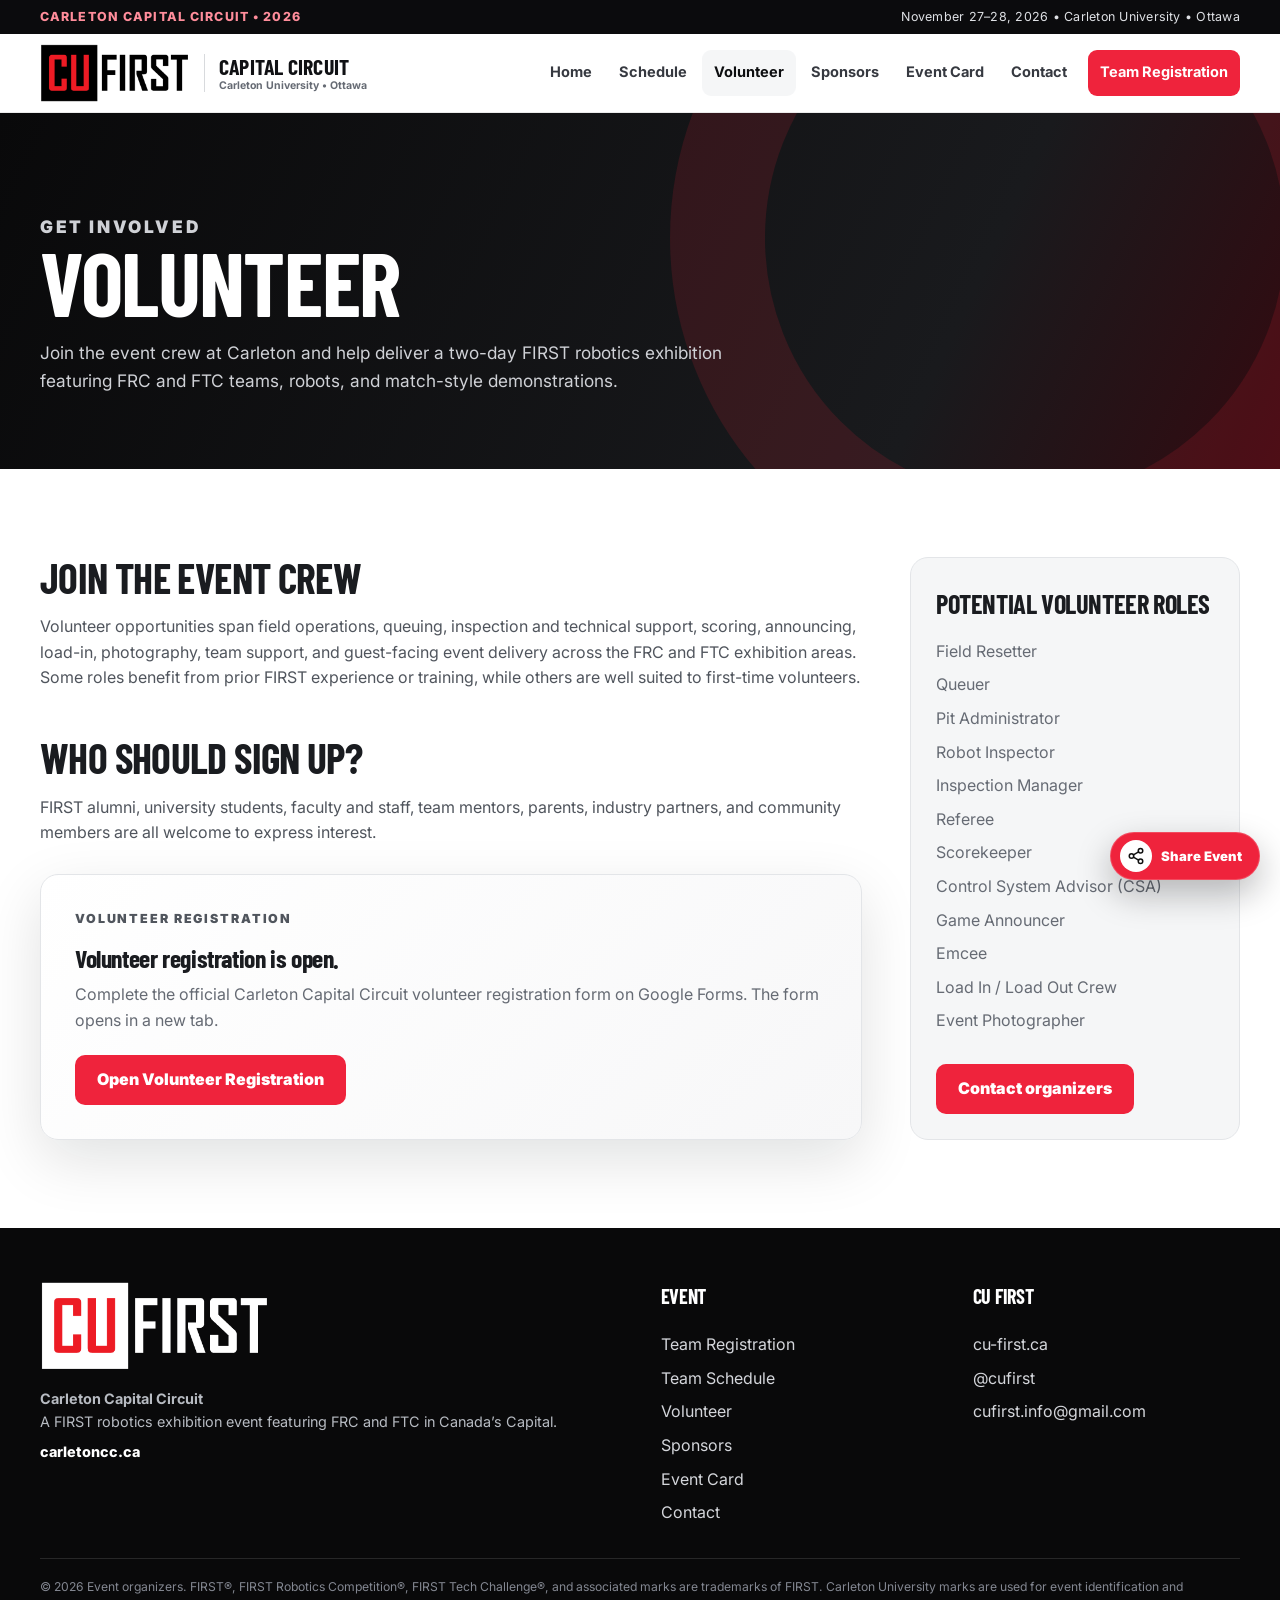
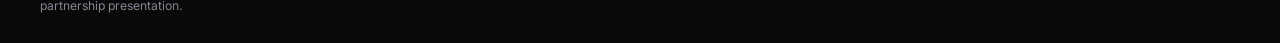
<file: volunteer.html>
<!doctype html>
<html lang="en">
<head>
  <meta charset="utf-8">
  <meta name="viewport" content="width=device-width, initial-scale=1">
  <title>Volunteer | Carleton Capital Circuit</title>
  <meta name="description" content="Volunteer at Carleton Capital Circuit, a two-day FIRST robotics exhibition featuring FRC and FTC at Carleton University in Ottawa.">
  <meta name="theme-color" content="#0b0b0d">
  <link rel="canonical" href="https://carletoncc.ca/volunteer.html">
  <link rel="icon" href="assets/images/favicon.svg" type="image/svg+xml">
  <link rel="stylesheet" href="assets/css/styles.css?v=4.9">
</head>
<body>

<div class="utility-bar">
  <div class="container utility-inner">
    <span class="status-pill" data-event-status>Carleton Capital Circuit • 2026</span>
    <span>November 27–28, 2026 • Carleton University • Ottawa</span>
  </div>
</div>
<header class="site-header">
  <div class="container header-inner">
    <a class="brand event-brand" href="index.html" aria-label="Carleton Capital Circuit home">
      <img src="assets/images/cufirst-black-red.png" alt="CU FIRST">
      <span class="brand-divider" aria-hidden="true"></span>
      <span class="brand-event"><strong>Capital Circuit</strong><small>Carleton University • Ottawa</small></span>
    </a>
    <button class="nav-toggle" type="button" aria-expanded="false" aria-label="Open menu">Menu</button>
    <nav class="site-nav" aria-label="Primary navigation">
      <a href="index.html" data-nav="home">Home</a>
      <a href="schedule.html" data-nav="schedule">Schedule</a>
      <a href="volunteer.html" data-nav="volunteer">Volunteer</a>
      <a href="sponsors.html" data-nav="sponsors">Sponsors</a>
      <a href="card.html" data-nav="card">Event Card</a>
      <a href="contact.html" data-nav="contact">Contact</a>
      <a class="nav-cta" href="registration.html">Team Registration</a>
    </nav>
  </div>
</header>


<main>
  <section class="page-hero"><div class="container"><p class="kicker">Get involved</p><h1>Volunteer</h1><p>Join the event crew at Carleton and help deliver a two-day FIRST robotics exhibition featuring FRC and FTC teams, robots, and match-style demonstrations.</p></div></section>
  <section class="section"><div class="container content-grid">
    <div class="prose">
      <h2>Join the event crew</h2>
      <p>Volunteer opportunities span field operations, queuing, inspection and technical support, scoring, announcing, load-in, photography, team support, and guest-facing event delivery across the FRC and FTC exhibition areas. Some roles benefit from prior FIRST experience or training, while others are well suited to first-time volunteers.</p>
      <h2>Who should sign up?</h2>
      <p>FIRST alumni, university students, faculty and staff, team mentors, parents, industry partners, and community members are all welcome to express interest.</p>
      <div class="external-form-card volunteer-registration-card">
        <p class="kicker">Volunteer registration</p>
        <h3>Volunteer registration is open.</h3>
        <p>Complete the official Carleton Capital Circuit volunteer registration form on Google Forms. The form opens in a new tab.</p>
        <div class="btn-row"><a class="btn btn-primary" href="https://docs.google.com/forms/d/e/1FAIpQLSdOobO1N6IB2ZhI0iNTlo83WHYPtKulr3S5L5r0DBW-XfuARQ/viewform?usp=dialog" target="_blank" rel="noopener">Open Volunteer Registration</a></div>
      </div>
    </div>
    <aside class="sidebar">
      <h3>Potential volunteer roles</h3>
      <p>Field Resetter</p>
      <p>Queuer</p>
      <p>Pit Administrator</p>
      <p>Robot Inspector</p>
      <p>Inspection Manager</p>
      <p>Referee</p>
      <p>Scorekeeper</p>
      <p>Control System Advisor (CSA)</p>
      <p>Game Announcer</p>
      <p>Emcee</p>
      <p>Load In / Load Out Crew</p>
      <p>Event Photographer</p>
      <div class="btn-row"><a class="btn btn-primary" href="contact.html">Contact organizers</a></div>
    </aside>
  </div></section>
</main>


<footer class="footer">
  <div class="container">
    <div class="footer-grid">
      <div class="footer-brand">
        <img src="assets/images/cufirst-white-red.png" alt="CU FIRST">
        <p><strong data-event-name>Carleton Capital Circuit</strong><br>A FIRST robotics exhibition event featuring FRC and FTC in Canada’s Capital.<br><a href="https://carletoncc.ca" data-event-domain><span data-event-domain-text>carletoncc.ca</span></a></p>
      </div>
      <div class="footer-links">
        <h3>Event</h3>
        <a href="registration.html">Team Registration</a>
        <a href="schedule.html">Team Schedule</a>
        <a href="volunteer.html">Volunteer</a>
        <a href="sponsors.html">Sponsors</a>
        <a href="card.html">Event Card</a>
        <a href="contact.html">Contact</a>
      </div>
      <div class="footer-links">
        <h3>CU FIRST</h3>
        <a href="#" data-cufirst-site target="_blank" rel="noopener">cu-first.ca</a>
        <a href="#" data-instagram target="_blank" rel="noopener">@cufirst</a>
        <a href="#" data-email-link><span data-email-text>cufirst.info@gmail.com</span></a>
      </div>
    </div>
    <div class="footer-bottom">© <span data-year></span> Event organizers. FIRST®, FIRST Robotics Competition®, FIRST Tech Challenge®, and associated marks are trademarks of FIRST. Carleton University marks are used for event identification and partnership presentation.</div>
  </div>
</footer>
<script src="config.js?v=4.4"></script>
<script src="assets/js/site.js?v=4.6"></script>

<script>document.querySelector('[data-nav="volunteer"]')?.classList.add('active');</script>
<a class="event-card-fab" href="card.html" aria-label="Open digital event card"><span aria-hidden="true"><svg width="18" height="18" viewBox="0 0 24 24" fill="none" stroke="currentColor" stroke-width="2" stroke-linecap="round" stroke-linejoin="round"><circle cx="18" cy="5" r="3"/><circle cx="6" cy="12" r="3"/><circle cx="18" cy="19" r="3"/><path d="m8.6 10.5 6.8-4M8.6 13.5l6.8 4"/></svg></span> Share Event</a>
</body>
</html>
</file>
<file: assets/css/styles.css>
@import url('https://fonts.googleapis.com/css2?family=Barlow+Condensed:wght@600;700;800&family=Inter:wght@400;500;600;700;800&display=swap');

:root {
  --cu-red: #ef233c;
  --cu-red-dark: #c9172d;
  --black: #0b0b0d;
  --ink: #1a1c20;
  --muted: #666b74;
  --line: #e3e5e8;
  --soft: #f5f6f7;
  --white: #ffffff;
  --blue: #0066b3;
  --max: 1200px;
  --radius: 18px;
  --shadow: 0 20px 60px rgba(12, 14, 18, 0.12);
}

* { box-sizing: border-box; }
html { scroll-behavior: smooth; }
body {
  margin: 0;
  font-family: Inter, Arial, sans-serif;
  color: var(--ink);
  background: var(--white);
  line-height: 1.6;
  -webkit-font-smoothing: antialiased;
}
img { max-width: 100%; display: block; }
a { color: inherit; }
button, input, textarea, select { font: inherit; }
.container { width: min(calc(100% - 40px), var(--max)); margin: 0 auto; }

.utility-bar {
  background: var(--black);
  color: #dfe1e5;
  font-size: .78rem;
  letter-spacing: .02em;
}
.utility-inner { min-height: 34px; display: flex; align-items: center; justify-content: space-between; gap: 20px; }
.utility-inner a { text-decoration: none; color: white; font-weight: 700; }
.status-pill { color: #ff8d9b; font-weight: 800; text-transform: uppercase; letter-spacing: .09em; }

.site-header {
  position: sticky;
  top: 0;
  z-index: 100;
  background: rgba(255,255,255,.97);
  border-bottom: 1px solid rgba(0,0,0,.08);
  backdrop-filter: blur(14px);
}
.header-inner { min-height: 78px; display: flex; align-items: center; justify-content: space-between; gap: 30px; }
.brand { display: flex; align-items: center; text-decoration: none; min-width: 0; gap: 14px; }
.brand img { width: 150px; height: auto; flex: 0 0 auto; }
.brand-divider { width: 1px; height: 38px; background: #d8dadd; flex: 0 0 auto; }
.brand-event { display: flex; flex-direction: column; line-height: 1.02; min-width: 0; }
.brand-event strong { font-family: "Barlow Condensed", Inter, sans-serif; font-size: 1.36rem; text-transform: uppercase; letter-spacing: .01em; color: #101114; white-space: nowrap; }
.brand-event small { margin-top: 4px; color: var(--muted); font-size: .66rem; font-weight: 700; white-space: nowrap; }
.site-nav { display: flex; align-items: center; gap: 3px; }
.site-nav a { text-decoration: none; font-weight: 700; color: #363940; font-size: .91rem; padding: 11px 12px; border-radius: 9px; }
.site-nav a:hover, .site-nav a.active { background: var(--soft); color: #0d0e10; }
.site-nav .nav-cta { background: var(--cu-red); color: white; margin-left: 6px; }
.site-nav .nav-cta:hover { background: var(--cu-red-dark); color: white; }
.nav-toggle { display: none; border: 1px solid var(--line); background: white; border-radius: 10px; padding: 9px 12px; font-weight: 800; cursor: pointer; }

.hero { position: relative; min-height: 690px; display: grid; align-items: end; overflow: hidden; background: #111; }
.hero-bg { position: absolute; inset: 0; width: 100%; height: 100%; object-fit: cover; object-position: center 50%; }
.hero-overlay { position: absolute; inset: 0; background: linear-gradient(90deg, rgba(4,4,5,.93) 0%, rgba(5,5,7,.82) 42%, rgba(5,5,7,.34) 72%, rgba(5,5,7,.18) 100%), linear-gradient(0deg, rgba(0,0,0,.55), transparent 45%); }
.hero-inner { position: relative; z-index: 2; padding: 105px 0 84px; color: white; }
.hero-copy { max-width: 770px; }
.kicker { margin: 0 0 14px; color: var(--cu-red); font-weight: 900; font-size: .78rem; text-transform: uppercase; letter-spacing: .15em; }
.hero .kicker { color: #ff7c8c; }
h1, h2, h3 { font-family: "Barlow Condensed", Inter, sans-serif; letter-spacing: -.015em; }
.hero h1 { margin: 0; font-size: clamp(4rem, 9vw, 7.6rem); line-height: .86; text-transform: uppercase; letter-spacing: -.035em; max-width: 900px; }
.hero-tagline { margin: 25px 0 0; font-size: clamp(1.05rem, 2vw, 1.35rem); color: #eceef1; max-width: 680px; }
.hero-meta { display: flex; flex-wrap: wrap; gap: 10px 24px; margin-top: 22px; color: #f4f4f5; font-size: .95rem; font-weight: 700; }
.hero-meta span::before { content: ""; display: inline-block; width: 7px; height: 7px; border-radius: 50%; background: var(--cu-red); margin-right: 9px; vertical-align: 1px; }
.btn-row { display: flex; flex-wrap: wrap; gap: 12px; margin-top: 30px; }
.btn { min-height: 50px; padding: 0 21px; display: inline-flex; align-items: center; justify-content: center; gap: 9px; border-radius: 10px; text-decoration: none; font-weight: 900; border: 1px solid transparent; transition: .16s ease; }
.btn:hover { transform: translateY(-1px); }
.btn-primary { background: var(--cu-red); color: white; }
.btn-primary:hover { background: var(--cu-red-dark); }
.btn-light { background: white; color: #111; }
.btn-ghost { color: white; border-color: rgba(255,255,255,.46); background: rgba(0,0,0,.18); }
.btn-outline { color: #111; border-color: #cfd2d7; background: white; }

.quickbar { position: relative; z-index: 4; margin-top: -36px; }
.quickbar-grid { display: grid; grid-template-columns: 1.15fr 1fr 1fr .95fr; background: white; box-shadow: var(--shadow); border-radius: var(--radius); overflow: hidden; border: 1px solid rgba(0,0,0,.06); }
.quick-item { padding: 24px 25px; border-right: 1px solid var(--line); min-height: 122px; }
.quick-item:last-child { border-right: 0; background: var(--cu-red); color: white; }
.quick-label { color: var(--muted); text-transform: uppercase; letter-spacing: .11em; font-size: .68rem; font-weight: 900; }
.quick-item:last-child .quick-label { color: #ffd7dd; }
.quick-value { display: block; font-weight: 800; margin-top: 7px; font-size: .99rem; line-height: 1.35; }
.countdown { display: flex; gap: 13px; margin-top: 7px; }
.countdown strong { font-family: "Barlow Condensed"; font-size: 2rem; line-height: 1; }
.countdown small { display: block; font-size: .58rem; text-transform: uppercase; letter-spacing: .1em; color: #ffd7dd; }

.section { padding: 88px 0; }
.section-soft { background: var(--soft); }
.section-black { background: var(--black); color: white; }
.section-head { max-width: 800px; margin-bottom: 38px; }
.section-head h2 { margin: 0; font-size: clamp(2.6rem, 5vw, 4.4rem); line-height: .95; text-transform: uppercase; }
.section-head p { margin: 15px 0 0; color: var(--muted); font-size: 1.06rem; }
.section-black .section-head p { color: #b7bbc2; }

.action-grid { display: grid; grid-template-columns: repeat(3,1fr); gap: 20px; }
.action-card { position: relative; overflow: hidden; min-height: 315px; border-radius: var(--radius); background: #151515; color: white; text-decoration: none; box-shadow: 0 12px 35px rgba(0,0,0,.1); }
.action-card img { position: absolute; inset: 0; width: 100%; height: 100%; object-fit: cover; transition: transform .4s ease; }
.action-card::after { content: ""; position: absolute; inset: 0; background: linear-gradient(0deg, rgba(0,0,0,.92), rgba(0,0,0,.12) 70%); }
.action-card:hover img { transform: scale(1.035); }
.action-content { position: absolute; z-index: 2; inset: auto 24px 23px; }
.action-content h3 { margin: 0; font-size: 2.2rem; text-transform: uppercase; line-height: 1; }
.action-content p { margin: 8px 0 0; color: #dedfe2; font-size: .92rem; }
.action-content span { display: inline-block; margin-top: 12px; color: #ff7c8c; font-weight: 900; font-size: .85rem; }

.two-col { display: grid; grid-template-columns: 1fr 1fr; gap: 60px; align-items: center; }
.image-frame { border-radius: 20px; overflow: hidden; box-shadow: var(--shadow); min-height: 460px; }
.image-frame img { width: 100%; height: 100%; min-height: 460px; object-fit: cover; }
.copy h2 { margin: 0; font-size: clamp(2.6rem,5vw,4.3rem); line-height: .95; text-transform: uppercase; }
.copy p { color: var(--muted); font-size: 1.05rem; }
.fact-list { display: grid; gap: 12px; margin-top: 26px; }
.fact { display: grid; grid-template-columns: 42px 1fr; gap: 13px; align-items: start; }
.fact-num { width: 42px; height: 42px; border-radius: 50%; display: grid; place-items: center; background: #ffe9ec; color: var(--cu-red-dark); font-weight: 900; }
.fact strong { display: block; }
.fact span { color: var(--muted); font-size: .92rem; }

.gallery { display: grid; grid-template-columns: 1.35fr .85fr .85fr; grid-template-rows: 260px 260px; gap: 16px; }
.gallery figure { margin: 0; border-radius: 16px; overflow: hidden; position: relative; background: #ddd; }
.gallery figure:first-child { grid-row: 1 / 3; }
.gallery img { width: 100%; height: 100%; object-fit: cover; }
.gallery figure::after { content: ""; position: absolute; inset: 0; box-shadow: inset 0 0 0 1px rgba(0,0,0,.05); pointer-events: none; }

.partner-strip { background: white; border-top: 1px solid var(--line); border-bottom: 1px solid var(--line); }
.partner-inner { min-height: 145px; display: grid; grid-template-columns: 1.8fr .8fr .8fr; gap: 45px; align-items: center; }
.partner-title { font-family: "Barlow Condensed"; font-weight: 800; font-size: 1.75rem; text-transform: uppercase; }
.partner-logo { min-height: 80px; display: grid; place-items: center; padding: 10px 0; }
.partner-logo img { max-height: 82px; width: auto; object-fit: contain; }
.partner-logo.first img { max-height: 74px; }
.partner-logo.cufirst img { max-height: 64px; }

.page-hero { background: linear-gradient(115deg,#09090a 0%,#191a1d 73%,#330a10 100%); color: white; padding: 82px 0 74px; overflow: hidden; position: relative; }
.page-hero::after { content:""; position:absolute; right:-100px; top:-230px; width:520px; height:520px; border-radius:50%; border:95px solid rgba(239,35,60,.14); }
.page-hero .container { position: relative; z-index:2; }
.page-hero h1 { margin:0; font-size:clamp(3.4rem,7vw,6.7rem); text-transform:uppercase; line-height:.9; }
.page-hero p { max-width:750px; margin:18px 0 0; color:#cfd1d6; font-size:1.08rem; }

.content-grid { display:grid; grid-template-columns:minmax(0,1fr) 330px; gap:48px; align-items:start; }
.prose h2 { margin:0 0 12px; font-size:2.6rem; text-transform:uppercase; line-height:1; }
.prose h2:not(:first-child) { margin-top:46px; }
.prose p, .prose li { color:#50555d; }
.prose ul { padding-left:1.2rem; }
.sidebar { position:sticky; top:106px; border:1px solid var(--line); border-radius:var(--radius); background:var(--soft); padding:25px; }
.sidebar h3 { margin:0 0 14px; font-size:1.65rem; text-transform:uppercase; }
.sidebar p { color:var(--muted); margin:8px 0; }
.info-row { padding:13px 0; border-bottom:1px solid #dde0e4; }
.info-row:last-child { border-bottom:0; }
.info-row small { display:block; color:var(--muted); font-weight:800; text-transform:uppercase; letter-spacing:.09em; font-size:.65rem; }
.info-row strong { display:block; margin-top:3px; }

.form-wrap { margin-top:26px; border:1px solid var(--line); border-radius:var(--radius); overflow:hidden; background:white; box-shadow:var(--shadow); }
.form-head { display:flex; justify-content:space-between; align-items:center; gap:20px; padding:16px 18px; border-bottom:1px solid var(--line); background:#fafafa; }
.form-head strong { font-size:.9rem; }
.form-head a { text-decoration:none; color:var(--cu-red-dark); font-weight:900; font-size:.86rem; }
.form-wrap iframe { width:100%; height:1220px; border:0; display:block; }
.form-placeholder { padding:58px 28px; text-align:center; }
.form-placeholder h3 { margin:0; font-size:2rem; text-transform:uppercase; }
.form-placeholder p { color:var(--muted); max-width:620px; margin:10px auto 0; }
.form-placeholder .btn { margin-top:22px; }

.sponsor-intro { display:grid; grid-template-columns:1.05fr .95fr; gap:50px; align-items:center; }
.sponsor-panel { border:1px solid var(--line); border-radius:var(--radius); padding:29px; background:var(--soft); }
.sponsor-panel h3 { margin:0 0 11px; font-size:2rem; text-transform:uppercase; }
.sponsor-panel p { color:var(--muted); }
.sponsor-grid { display:grid; grid-template-columns:repeat(3,1fr); gap:18px; margin-top:30px; }
.sponsor-tile { min-height:150px; border:1px solid var(--line); border-radius:14px; display:grid; place-items:center; padding:24px; background:white; }
.sponsor-tile img { max-height:85px; width:auto; max-width:100%; object-fit:contain; }
.sponsor-placeholder { color:#9b9fa6; font-weight:800; text-align:center; }

.contact-options { display:grid; grid-template-columns:repeat(3,1fr); gap:18px; margin:28px 0 35px; }
.contact-option { border:1px solid var(--line); border-radius:14px; padding:23px; text-decoration:none; background:white; }
.contact-option:hover { border-color:#bbc0c7; box-shadow:0 10px 30px rgba(0,0,0,.06); }
.contact-option small { color:var(--muted); display:block; text-transform:uppercase; letter-spacing:.08em; font-weight:800; font-size:.66rem; }
.contact-option strong { display:block; margin-top:7px; overflow-wrap:anywhere; }

.footer { background:#09090a; color:#b7bbc2; padding:52px 0 27px; }
.footer-grid { display:grid; grid-template-columns:1.4fr .65fr .65fr; gap:45px; }
.footer-brand img { width:230px; }
.footer-brand p { max-width:560px; font-size:.9rem; }
.footer h3 { margin:0 0 12px; color:white; font-size:1.25rem; text-transform:uppercase; }
.footer-links { display:grid; gap:8px; align-content:start; }
.footer a { color:#d4d6db; text-decoration:none; }
.footer a:hover { color:white; }
.footer-bottom { margin-top:32px; border-top:1px solid rgba(255,255,255,.12); padding-top:18px; font-size:.76rem; color:#838791; }

.notice { background:#fff2f4; border-left:4px solid var(--cu-red); padding:18px 19px; border-radius:0 10px 10px 0; margin:24px 0; color:#5a3136; }
.code-note { font-family:ui-monospace,SFMono-Regular,Consolas,monospace; font-size:.85rem; background:#f0f1f3; border-radius:5px; padding:2px 5px; }

/* Venue map and load-in */
.venue-head { margin-bottom: 28px; }
.venue-map-grid { display:grid; grid-template-columns:minmax(0,1.55fr) minmax(300px,.65fr); gap:24px; align-items:stretch; }
.map-frame { min-height:500px; border-radius:18px; overflow:hidden; background:#1b1c1f; border:1px solid rgba(255,255,255,.12); box-shadow:0 18px 50px rgba(0,0,0,.28); }
.map-frame iframe { width:100%; height:100%; min-height:500px; border:0; display:block; }
.venue-card { border:1px solid rgba(255,255,255,.13); border-radius:18px; padding:30px; background:#151518; display:flex; flex-direction:column; justify-content:center; }
.venue-label { color:#ff7c8c; text-transform:uppercase; font-weight:900; font-size:.72rem; letter-spacing:.13em; }
.venue-card h3 { margin:7px 0 10px; color:#fff; font-size:2.5rem; line-height:.95; text-transform:uppercase; }
.venue-card p { color:#c3c6cc; margin:0; }
.venue-actions { display:grid; gap:11px; margin-top:26px; }
.venue-actions .btn { width:100%; text-align:center; }
.btn-map { background:#fff; color:#111; }
.btn-map:hover { background:#eceef1; }
.venue-note { margin-top:20px !important; font-size:.82rem; line-height:1.5; color:#92969d !important; }

/* Host institution */
.host-section { gap:72px; }
.fed-logo-panel { min-height:360px; display:grid; place-items:center; background:#fff; border:1px solid var(--line); border-radius:20px; padding:28px; }
.fed-logo-panel img { width:100%; max-width:680px; height:auto; object-fit:contain; }

@media (max-width: 980px) {
  .quickbar-grid { grid-template-columns:1fr 1fr; }
  .quick-item:nth-child(2) { border-right:0; }
  .quick-item:nth-child(-n+2) { border-bottom:1px solid var(--line); }
  .action-grid { grid-template-columns:1fr; }
  .action-card { min-height:280px; }
  .two-col, .sponsor-intro { grid-template-columns:1fr; }
  .venue-map-grid { grid-template-columns:1fr; }
  .map-frame, .map-frame iframe { min-height:430px; }
  .host-section { gap:38px; }
  .gallery { grid-template-columns:1fr 1fr; grid-template-rows:330px 240px; }
  .gallery figure:first-child { grid-column:1 / 3; grid-row:auto; }
  .partner-inner { grid-template-columns:1fr 1fr; padding:25px 0; }
  .partner-title { grid-column:1 / -1; text-align:center; }
  .content-grid { grid-template-columns:1fr; }
  .sidebar { position:static; }
  .footer-grid { grid-template-columns:1fr 1fr; }
  .footer-brand { grid-column:1 / -1; }
  .contact-options { grid-template-columns:1fr; }
  .sponsor-grid { grid-template-columns:1fr 1fr; }
  .nav-toggle { display:block; }
  .site-nav { display:none; position:absolute; top:79px; left:20px; right:20px; background:white; border:1px solid var(--line); border-radius:14px; box-shadow:var(--shadow); padding:10px; flex-direction:column; align-items:stretch; }
  .site-nav.open { display:flex; }
  .site-nav .nav-cta { margin-left:0; }
}

@media (max-width: 660px) {
  .container { width:min(calc(100% - 28px), var(--max)); }
  .utility-inner { min-height:42px; justify-content:center; text-align:center; }
  .utility-inner > :last-child { display:none; }
  .brand img { width:120px; }
  .brand-divider { height:34px; }
  .brand-event strong { font-size:1.12rem; }
  .brand-event small { display:none; }
  .hero { min-height:660px; }
  .hero-inner { padding:100px 0 82px; }
  .hero h1 { font-size:clamp(3.7rem,18vw,5.4rem); }
  .hero-overlay { background:linear-gradient(90deg,rgba(4,4,5,.92),rgba(4,4,5,.63)),linear-gradient(0deg,rgba(0,0,0,.55),transparent); }
  .quickbar { margin-top:-24px; }
  .quickbar-grid { grid-template-columns:1fr; }
  .quick-item { min-height:auto; border-right:0; border-bottom:1px solid var(--line); }
  .quick-item:last-child { border-bottom:0; }
  .section { padding:68px 0; }
  .gallery { grid-template-columns:1fr; grid-template-rows:300px 235px 235px 235px; }
  .map-frame, .map-frame iframe { min-height:360px; }
  .venue-card { padding:24px; }
  .fed-logo-panel { min-height:250px; padding:18px; }
  .gallery figure:first-child { grid-column:auto; }
  .partner-inner { grid-template-columns:1fr; gap:20px; }
  .partner-title { grid-column:auto; }
  .sponsor-grid { grid-template-columns:1fr; }
  .footer-grid { grid-template-columns:1fr; }
  .footer-brand { grid-column:auto; }
  .form-wrap { margin-inline:-4px; }
  .form-head { align-items:flex-start; flex-direction:column; }
  .page-hero { padding:62px 0 58px; }
}

.notice-live { background:#effaf3; border-left-color:#198754; color:#254d34; }
.footer-brand a[data-event-domain] { display:inline-block; margin-top:7px; color:#fff; font-weight:800; text-decoration:none; }
.footer-brand a[data-event-domain]:hover { text-decoration:underline; }

@media (max-width: 430px) {
  .brand img { width: 108px; }
  .brand-divider { display:none; }
  .brand-event { display:none; }
}

/* Functional additions only — original typography and visual system above are unchanged. */
[hidden] { display: none !important; }

/* External Google Form card used when Google blocks iframe embedding (e.g. File Upload questions). */
.external-form-card {
  padding: 34px;
  background: linear-gradient(135deg, #ffffff 0%, #f7f7f8 100%);
  border: 1px solid var(--line);
  border-radius: var(--radius);
  box-shadow: var(--shadow);
}
.external-form-card h3 {
  margin: 0 0 10px;
  font-size: clamp(1.45rem, 2vw, 2rem);
  line-height: 1.15;
}
.external-form-card p:not(.kicker) {
  max-width: 760px;
  margin: 0;
  color: var(--muted);
}
.external-form-card .btn-row { margin-top: 22px; }
.volunteer-registration-card { margin-top: 28px; }


/* V4 exhibition format cards — typography inherits the original Barlow Condensed + Inter system. */
.program-grid { display:grid; grid-template-columns:repeat(2,minmax(0,1fr)); gap:20px; }
.program-card { border:1px solid var(--line); border-radius:var(--radius); background:var(--white); padding:30px; box-shadow:0 12px 35px rgba(0,0,0,.06); }
.program-label { display:inline-flex; align-items:center; min-height:30px; padding:0 11px; border-radius:999px; background:#ffe9ec; color:var(--cu-red-dark); font-weight:900; font-size:.72rem; letter-spacing:.12em; text-transform:uppercase; }
.program-card h3 { margin:14px 0 10px; font-size:2.05rem; line-height:1; text-transform:uppercase; }
.program-card p { margin:0; color:var(--muted); }
@media (max-width: 760px) { .program-grid { grid-template-columns:1fr; } }


/* V4.1 — digital event card / networking share experience. */
.event-card-fab {
  position: fixed;
  right: 20px;
  bottom: 20px;
  z-index: 90;
  display: inline-flex;
  align-items: center;
  gap: 9px;
  min-height: 48px;
  padding: 0 17px 0 9px;
  border-radius: 999px;
  background: var(--cu-red);
  color: #fff;
  text-decoration: none;
  font-size: .82rem;
  font-weight: 900;
  box-shadow: 0 14px 34px rgba(14,15,18,.28);
  border: 1px solid rgba(255,255,255,.18);
  transition: transform .16s ease, background .16s ease;
}
.event-card-fab:hover { transform: translateY(-2px); background: var(--cu-red-dark); }
.event-card-fab span {
  display:flex;
  align-items:center;
  justify-content:center;
  flex:0 0 32px;
  width:32px;
  height:32px;
  padding:0;
  line-height:0;
  border-radius:50%;
  background:#fff;
  color:#111;
  font-family:"Barlow Condensed",Inter,sans-serif;
  font-size:.82rem;
  letter-spacing:.04em;
}

.event-card-page {
  min-height:100vh;
  color:#fff;
  background:
    radial-gradient(circle at 18% 12%, rgba(239,35,60,.29), transparent 28rem),
    radial-gradient(circle at 90% 88%, rgba(239,35,60,.15), transparent 30rem),
    #070709;
}
.event-card-shell {
  min-height:100svh;
  display:grid;
  place-items:center;
  padding:max(28px, env(safe-area-inset-top)) 18px max(28px, env(safe-area-inset-bottom));
  overflow:hidden;
  position:relative;
}
.event-card-shell::before,
.event-card-shell::after {
  content:"";
  position:fixed;
  pointer-events:none;
  border:1px solid rgba(255,255,255,.06);
  border-radius:50%;
}
.event-card-shell::before { width:520px; height:520px; left:-270px; top:-250px; }
.event-card-shell::after { width:620px; height:620px; right:-350px; bottom:-330px; }
.digital-card {
  width:min(100%, 620px);
  position:relative;
  z-index:2;
  padding:clamp(24px,5vw,42px);
  border:1px solid rgba(255,255,255,.15);
  border-radius:30px;
  background:linear-gradient(155deg,rgba(27,28,32,.97),rgba(8,8,10,.985));
  box-shadow:0 35px 100px rgba(0,0,0,.55);
  overflow:hidden;
}
.digital-card::before {
  content:"";
  position:absolute;
  inset:0 0 auto 0;
  height:6px;
  background:var(--cu-red);
}
.digital-card::after {
  content:"C³";
  position:absolute;
  right:-16px;
  top:88px;
  font-family:"Barlow Condensed",Inter,sans-serif;
  font-size:12rem;
  font-weight:800;
  line-height:1;
  color:rgba(255,255,255,.025);
  pointer-events:none;
}
.digital-card-topline { display:flex; align-items:center; justify-content:space-between; gap:18px; }
.card-home-link { color:#cfd1d6; text-decoration:none; font-weight:800; font-size:.78rem; text-transform:uppercase; letter-spacing:.08em; }
.card-year { color:#ff7c8c; font-weight:900; font-size:.76rem; letter-spacing:.16em; }
.card-brand-lockup { display:flex; align-items:center; gap:15px; margin-top:26px; position:relative; z-index:2; }
.card-brand-lockup img { width:126px; height:auto; }
.card-brand-rule { width:1px; align-self:stretch; background:rgba(255,255,255,.22); }
.card-brand-lockup div:last-child { display:flex; flex-direction:column; line-height:1; }
.card-brand-lockup span { color:#aeb1b8; text-transform:uppercase; font-weight:800; font-size:.61rem; letter-spacing:.1em; }
.card-brand-lockup strong { margin-top:4px; font-family:"Barlow Condensed",Inter,sans-serif; text-transform:uppercase; font-size:1.23rem; letter-spacing:.015em; }
.card-hero-copy { position:relative; z-index:2; margin-top:35px; }
.card-kicker { margin:0 0 12px; color:#ff7c8c; font-size:.69rem!important; font-weight:900; letter-spacing:.14em; text-transform:uppercase; }
.card-hero-copy h1 { margin:0; font-size:clamp(3.65rem,12vw,6.3rem); line-height:.78; text-transform:uppercase; letter-spacing:-.04em; }
.card-hero-copy > p:last-child { max-width:490px; margin:22px 0 0; color:#cfd1d6; font-size:.95rem; line-height:1.5; }
.card-info-grid { display:grid; grid-template-columns:.88fr 1.12fr; gap:12px; margin-top:26px; position:relative; z-index:2; }
.card-info-grid > div { padding:16px; border-radius:15px; background:rgba(255,255,255,.055); border:1px solid rgba(255,255,255,.08); }
.card-info-grid span { display:block; color:#8f949d; font-size:.62rem; font-weight:900; letter-spacing:.12em; text-transform:uppercase; }
.card-info-grid strong { display:block; margin-top:5px; line-height:1.25; font-size:.87rem; }
.card-info-grid small { display:block; margin-top:3px; color:#aeb1b8; font-size:.71rem; }
.card-qr-panel {
  width:100%;
  display:grid;
  grid-template-columns:1fr auto;
  align-items:center;
  gap:18px;
  margin-top:14px;
  padding:14px 14px 14px 20px;
  color:#111;
  background:#fff;
  border:0;
  border-radius:18px;
  cursor:pointer;
  text-align:left;
  box-shadow:0 14px 35px rgba(0,0,0,.2);
}
.card-qr-copy strong { display:block; font-family:"Barlow Condensed",Inter,sans-serif; font-size:1.8rem; line-height:1; text-transform:uppercase; }
.card-qr-copy small { display:block; margin-top:6px; color:#686c73; font-size:.79rem; font-weight:700; }
.card-qr-wrap { width:118px; height:118px; border-radius:12px; overflow:hidden; background:#fff; display:grid; place-items:center; }
.card-qr-wrap img { width:100%; height:100%; }
.card-action-grid { display:grid; grid-template-columns:1fr 1fr; gap:10px; margin-top:14px; }
.card-action {
  min-height:54px;
  padding:0 15px;
  display:flex;
  align-items:center;
  justify-content:space-between;
  gap:12px;
  border:1px solid rgba(255,255,255,.12);
  border-radius:13px;
  background:rgba(255,255,255,.055);
  color:#f6f6f7;
  text-decoration:none;
  font-size:.78rem;
  font-weight:850;
  cursor:pointer;
}
.card-action:hover { background:rgba(255,255,255,.095); }
.card-action-primary { background:var(--cu-red); border-color:var(--cu-red); }
.card-action-primary:hover { background:var(--cu-red-dark); }
.card-action span { font-size:1rem; opacity:.72; }
.card-social-row { min-height:28px; display:flex; align-items:center; gap:15px; flex-wrap:wrap; margin-top:16px; color:#8f949d; font-size:.69rem; font-weight:750; }
.card-social-row a, .card-social-row button { border:0; padding:0; background:none; color:#b9bdc5; font:inherit; text-decoration:none; cursor:pointer; }
.card-social-row [data-share-status] { margin-left:auto; color:#ff8d9b; }
.qr-modal { position:fixed; inset:0; z-index:1000; display:grid; place-items:center; padding:24px; background:rgba(0,0,0,.94); }
.qr-modal[hidden] { display:none!important; }
.qr-modal-close { position:absolute; right:max(20px, env(safe-area-inset-right)); top:max(20px, env(safe-area-inset-top)); width:48px; height:48px; border-radius:50%; border:1px solid rgba(255,255,255,.24); background:rgba(255,255,255,.08); color:#fff; font-size:1.8rem; cursor:pointer; }
.qr-modal-card { width:min(92vw,560px); padding:clamp(22px,5vw,38px); border-radius:28px; background:#fff; color:#111; text-align:center; box-shadow:0 30px 90px rgba(0,0,0,.55); }
.qr-modal-card p { margin:0 0 16px; color:var(--cu-red); font-weight:900; font-size:.72rem; letter-spacing:.13em; text-transform:uppercase; }
.qr-modal-card img { width:min(72vw,390px); margin:0 auto; }
.qr-modal-card strong { display:block; margin-top:14px; font-family:"Barlow Condensed",Inter,sans-serif; font-size:2.25rem; text-transform:uppercase; line-height:1; }
.qr-modal-card span { display:block; margin-top:8px; color:#6b6f76; font-size:.8rem; }
.qr-modal-open { overflow:hidden; }

@media (max-width: 660px) {
  .event-card-shell { padding-left:10px; padding-right:10px; align-items:start; }
  .digital-card { border-radius:24px; padding:25px 19px 22px; }
  .digital-card::after { font-size:9rem; top:95px; }
  .card-brand-lockup img { width:110px; }
  .card-hero-copy { margin-top:29px; }
  .card-hero-copy h1 { font-size:clamp(3.55rem,18vw,5.2rem); }
  .card-info-grid { grid-template-columns:1fr 1fr; }
  .card-qr-wrap { width:105px; height:105px; }
  .card-qr-copy strong { font-size:1.55rem; }
  .card-action-grid { grid-template-columns:1fr 1fr; }
  .event-card-fab { right:14px; bottom:14px; }
}
@media (max-width: 410px) {
  .card-info-grid, .card-action-grid { grid-template-columns:1fr; }
  .card-qr-wrap { width:96px; height:96px; }
  .card-brand-lockup img { width:100px; }
}


/* V4.4: Team schedule document, PDF viewer and homepage callout.
   Original site typography, colours and layout remain unchanged. */
.schedule-home-strip {
  padding: 34px 0 12px;
  background: var(--white);
}
.schedule-home-inner {
  display: flex;
  align-items: center;
  justify-content: space-between;
  gap: 32px;
  padding: 30px 34px;
  border: 1px solid #e7dadd;
  border-left: 5px solid var(--cu-red);
  border-radius: 16px;
  background: #fff9fa;
}
.schedule-home-copy { max-width: 730px; }
.schedule-home-copy .kicker { margin-bottom: 7px; }
.schedule-home-copy h2 {
  margin: 0;
  font-size: clamp(1.9rem, 3vw, 2.7rem);
  line-height: 1;
  text-transform: uppercase;
}
.schedule-home-copy p:last-child { color: var(--muted); margin: 10px 0 0; }
.schedule-home-actions { display: flex; flex-wrap: wrap; gap: 10px; flex: 0 0 auto; }
.schedule-page-hero { padding-bottom: 74px; }
.schedule-hero-actions { margin-top: 27px; }
.schedule-content-section { padding-top: 54px; }
.schedule-overview-grid { display: grid; grid-template-columns: repeat(2, minmax(0, 1fr)); gap: 18px; }
.schedule-day-card {
  padding: 28px 30px;
  border: 1px solid var(--line);
  border-radius: var(--radius);
  background: var(--white);
  box-shadow: 0 8px 28px rgba(0,0,0,.035);
}
.schedule-day-label {
  display: block;
  color: var(--cu-red-dark);
  font-size: .74rem;
  font-weight: 900;
  letter-spacing: .1em;
  text-transform: uppercase;
}
.schedule-day-card h2 { margin: 7px 0 14px; font-size: 2.2rem; line-height: 1; text-transform: uppercase; }
.schedule-day-card p { margin: 8px 0; color: var(--muted); font-size: .94rem; }
.schedule-day-card p strong { color: var(--ink); }
.schedule-change-notice {
  margin: 20px 0 50px;
  padding: 14px 18px;
  border-left: 3px solid var(--cu-red);
  border-radius: 0 9px 9px 0;
  color: #555b64;
  background: var(--soft);
  font-size: .9rem;
}
.schedule-document-heading {
  display: flex;
  align-items: flex-end;
  justify-content: space-between;
  gap: 22px;
  margin-bottom: 20px;
}
.schedule-document-heading h2 { margin: 0; font-size: clamp(2rem, 4vw, 3.2rem); line-height: 1; text-transform: uppercase; }
.schedule-document-heading p:not(.kicker) { margin: 7px 0 0; color: var(--muted); }
.schedule-document-heading .kicker { margin-bottom: 9px; }
.schedule-document-heading .btn { flex: 0 0 auto; }
.schedule-pdf-panel {
  width: 100%;
  border: 1px solid var(--line);
  border-radius: 16px;
  overflow: hidden;
  background: #e9eaed;
  box-shadow: var(--shadow);
}
.schedule-pdf-viewer { display: block; width: 100%; height: 980px; border: 0; background: #e9eaed; }
.schedule-pdf-fallback {
  display: flex;
  align-items: center;
  flex-wrap: wrap;
  gap: 8px 20px;
  margin: 18px 0 0;
  color: var(--muted);
  font-size: .9rem;
}
.schedule-pdf-fallback a { color: var(--cu-red-dark); font-weight: 800; text-underline-offset: 3px; }
.schedule-doc-footer {
  display: flex;
  align-items: center;
  justify-content: space-between;
  gap: 22px;
  margin-top: 40px;
  padding: 26px 28px;
  border: 1px solid var(--line);
  border-radius: var(--radius);
  background: var(--soft);
}
.schedule-doc-footer h3 { margin: 0 0 8px; text-transform: uppercase; font-size: 1.65rem; }
.schedule-doc-footer p { margin: 0; color: var(--muted); max-width: 670px; }
.schedule-doc-footer .btn { flex: 0 0 auto; }
.card-top-links { display: flex; align-items: center; flex-wrap: wrap; gap: 12px 22px; }
.card-top-links .card-home-link:hover { color: white; text-decoration: underline; }
@media (max-width: 980px) {
  .schedule-home-inner { align-items: flex-start; flex-direction: column; }
  .schedule-home-actions { flex: auto; }
}
@media (max-width: 660px) {
  .schedule-home-strip { padding: 22px 0 0; }
  .schedule-home-inner { padding: 26px 20px; }
  .schedule-home-actions, .schedule-home-actions .btn { width: 100%; }
  .schedule-overview-grid { grid-template-columns: 1fr; }
  .schedule-day-card { padding: 23px; }
  .schedule-document-heading { align-items: flex-start; flex-direction: column; }
  .schedule-document-heading .btn { width: 100%; }
  .schedule-pdf-viewer { height: 660px; }
  .schedule-doc-footer { flex-direction: column; align-items: flex-start; }
  .schedule-doc-footer .btn { width: 100%; }
  .schedule-page-hero { padding-bottom: 54px; }
}

/* Compact additions within the existing registration and venue sections. */
.registered-teams { margin-top:28px; padding-top:24px; border-top:1px solid var(--line); scroll-margin-top:110px; }
.registered-teams h4 { margin:22px 0 10px; font-size:1rem; }
.registered-teams h4 small { display:block; color:var(--muted); font-weight:400; }
.registered-team-list { list-style:none; padding:0; margin:0; }
.registered-team-list li { padding:5px 0; font-size:.9rem; }
.registered-team-list strong { display:inline-block; min-width:52px; }
.registered-teams .team-note { margin-top:18px; font-size:.8rem; }
.registration-sidebar { position:static; align-self:start; }
.visiting-ottawa { margin-top:48px; padding-top:36px; border-top:1px solid #ffffff30; max-width:none; }
.visiting-ottawa h2 { margin:0 0 18px; font-size:clamp(2rem,4vw,3.2rem); text-transform:uppercase; }
.visiting-ottawa p,.visiting-ottawa li { color:#b7bbc2; }
.visiting-ottawa li { margin-bottom:12px; }
.visiting-ottawa strong { color:white; }
.event-card-fab svg { display:block; }

.ottawa-grid { display:grid; grid-template-columns:1.4fr 1fr; gap:24px; align-items:start; }
.ottawa-copy { padding:30px; border:1px solid rgba(255,255,255,.13); border-radius:18px; background:#151518; min-width:0; }
.ottawa-copy > p:first-child { margin-top:0; }
.ottawa-copy ul { list-style:none; padding:0; margin:24px 0; }
.ottawa-copy li + li { margin-top:20px; padding-top:20px; border-top:1px solid rgba(255,255,255,.13); }
.ottawa-copy li > strong:first-child { display:block; margin-bottom:8px; color:#ff7c8c; font-size:.8rem; letter-spacing:.08em; text-transform:uppercase; }
.ottawa-copy .venue-note { margin-bottom:0; }
.visiting-ottawa .museum-link { color:inherit; text-decoration:underline; text-decoration-color:#ffffff55; text-underline-offset:3px; }
.visiting-ottawa .museum-link:hover { color:#ff7c8c; text-decoration-color:currentColor; }
.ottawa-photo { margin:0; overflow:hidden; border:1px solid rgba(255,255,255,.13); border-radius:18px; background:#151518; }
.ottawa-photo img { display:block; width:100%; height:auto; }
.ottawa-photo figcaption { padding:14px 18px; color:#8f949d; font-size:.7rem; line-height:1.5; }
.ottawa-photo figcaption a { color:inherit; text-underline-offset:2px; }
@media (max-width:900px) { .ottawa-grid { grid-template-columns:1fr; gap:24px; } .ottawa-photo { max-width:600px; } }

@media (max-width:660px) { .ottawa-copy { padding:23px; } .ottawa-copy .btn { width:100%; } }
</file>
